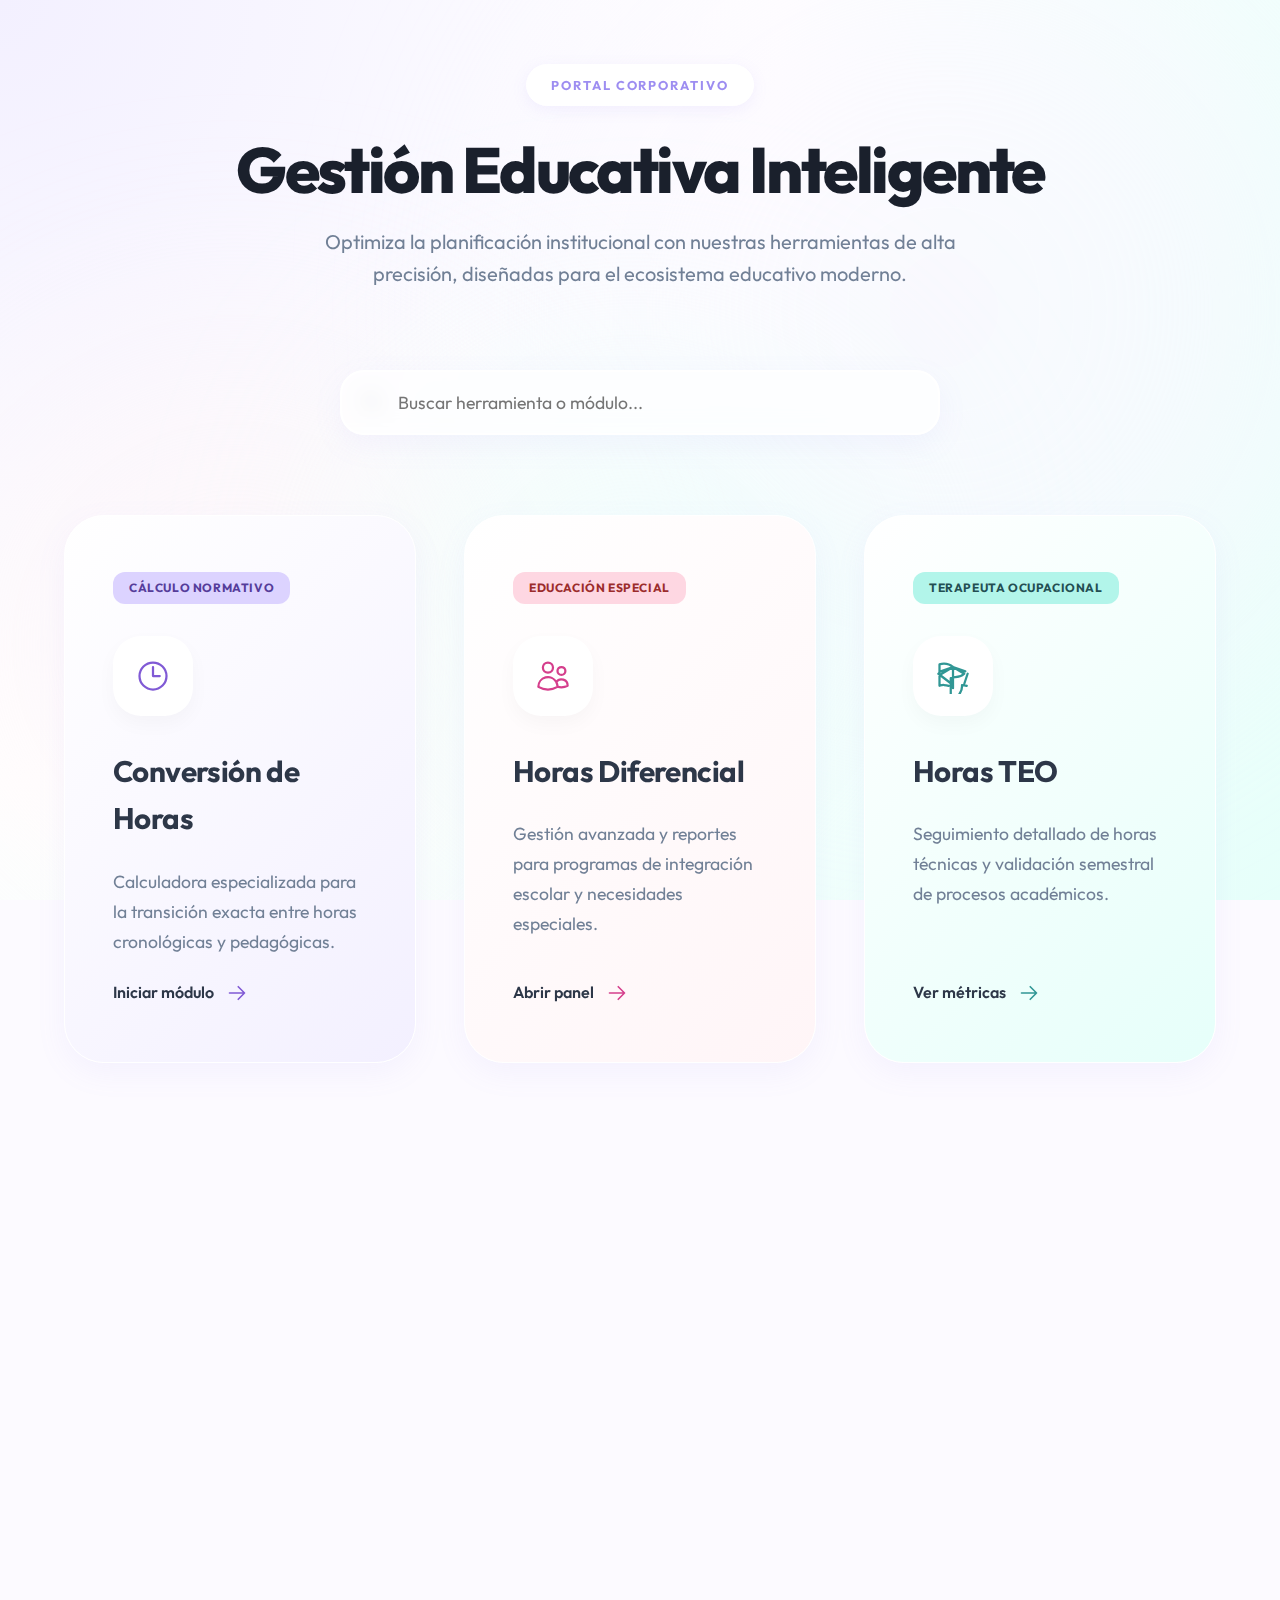
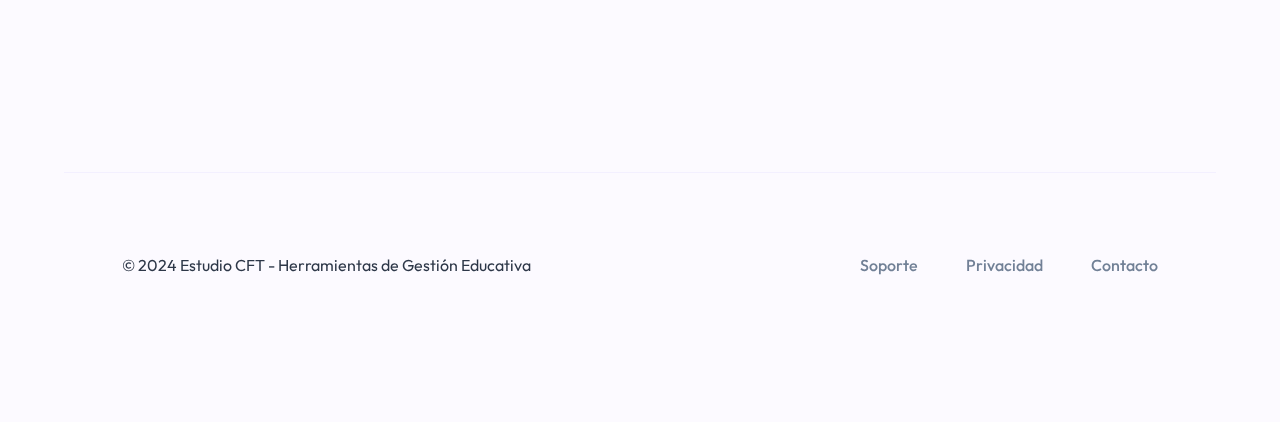
<file: index.html>
<!DOCTYPE html>
<html lang="es">
<head>
    <meta charset="UTF-8">
    <meta name="viewport" content="width=device-width, initial-scale=1.0">
    <title>Dashboard de Aplicaciones | Estudio CFT</title>
    <meta name="description" content="Acceso centralizado a las herramientas de gestión de horas y pruebas.">
    <!-- Google Fonts -->
    <link rel="preconnect" href="https://fonts.googleapis.com">
    <link rel="preconnect" href="https://fonts.gstatic.com" crossorigin>
    <link href="https://fonts.googleapis.com/css2?family=Outfit:wght@300;400;600;800&display=swap" rel="stylesheet">
    <link rel="stylesheet" href="index.css">
</head>
<body>
    <div class="bg-blobs">
        <div class="blob blob-1"></div>
        <div class="blob blob-2"></div>
        <div class="blob blob-3"></div>
    </div>

    <div class="container">
        <header>
            <div class="brand-badge">Portal Corporativo</div>
            <h1>Gestión Educativa Inteligente</h1>
            <p>Optimiza la planificación institucional con nuestras herramientas de alta precisión, diseñadas para el ecosistema educativo moderno.</p>
        </header>

        <!-- Buscador para Extensibilidad -->
        <div class="search-container">
            <svg class="search-icon" xmlns="http://www.w3.org/2000/svg" fill="none" viewBox="0 0 24 24" stroke="currentColor">
                <path stroke-linecap="round" stroke-linejoin="round" stroke-width="2" d="M21 21l-6-6m2-5a7 7 0 11-14 0 7 7 0 0114 0z" />
            </svg>
            <input type="text" class="search-input" placeholder="Buscar herramienta o módulo..." id="tool-search">
        </div>

        <div class="dashboard-grid">
            <!-- Conversión de Horas -->
            <a href="conversion_horas/convertidor.html" class="card" id="card-conversion">
                <div class="card-tag">Cálculo Normativo</div>
                <div class="icon-wrapper">
                    <svg xmlns="http://www.w3.org/2000/svg" fill="none" viewBox="0 0 24 24" stroke-width="1.5" stroke="currentColor">
                        <path stroke-linecap="round" stroke-linejoin="round" d="M12 6v6h4.5m4.5 0a9 9 0 11-18 0 9 9 0 0118 0z" />
                    </svg>
                </div>
                <h2>Conversión de Horas</h2>
                <p>Calculadora especializada para la transición exacta entre horas cronológicas y pedagógicas.</p>
                <div class="btn-arrow">
                    <span>Iniciar módulo</span>
                    <svg xmlns="http://www.w3.org/2000/svg" fill="none" viewBox="0 0 24 24" stroke-width="2" stroke="currentColor" width="20" height="20">
                        <path stroke-linecap="round" stroke-linejoin="round" d="M13.5 4.5L21 12m0 0l-7.5 7.5M21 12H3" />
                    </svg>
                </div>
            </a>

            <!-- Horas Diferencial -->
            <a href="horas_diferencial/calculo.html" class="card" id="card-diferencial">
                <div class="card-tag">Educación Especial</div>
                <div class="icon-wrapper">
                    <svg xmlns="http://www.w3.org/2000/svg" fill="none" viewBox="0 0 24 24" stroke-width="1.5" stroke="currentColor">
                        <path stroke-linecap="round" stroke-linejoin="round" d="M15 19.128a9.38 9.38 0 002.625.372 9.337 9.337 0 004.121-.952 4.125 4.125 0 00-7.533-2.493M15 19.128v-.003c0-1.113-.285-2.16-.786-3.07M15 19.128v.106A12.318 12.318 0 018.624 21c-2.331 0-4.512-.645-6.374-1.766l-.001-.109a6.375 6.375 0 0111.964-3.07M12 6.375a3.375 3.375 0 11-6.75 0 3.375 3.375 0 016.75 0zm8.25 2.25a2.625 2.625 0 11-5.25 0 2.625 2.625 0 015.25 0z" />
                    </svg>
                </div>
                <h2>Horas Diferencial</h2>
                <p>Gestión avanzada y reportes para programas de integración escolar y necesidades especiales.</p>
                <div class="btn-arrow">
                    <span>Abrir panel</span>
                    <svg xmlns="http://www.w3.org/2000/svg" fill="none" viewBox="0 0 24 24" stroke-width="2" stroke="currentColor" width="20" height="20">
                        <path stroke-linecap="round" stroke-linejoin="round" d="M13.5 4.5L21 12m0 0l-7.5 7.5M21 12H3" />
                    </svg>
                </div>
            </a>

            <!-- Prueba TEO -->
            <a href="Prueba_TEO/teo.html" class="card" id="card-teo">
                <div class="card-tag">Terapeuta Ocupacional</div>
                <div class="icon-wrapper">
                    <svg xmlns="http://www.w3.org/2000/svg" fill="none" viewBox="0 0 24 24" stroke-width="1.5" stroke="currentColor">
                        <path stroke-linecap="round" stroke-linejoin="round" d="M12 6.042A8.967 8.967 0 006 3.75c-1.052 0-2.062.18-3 .512v14.25A8.987 8.987 0 016 18c1.097 0 2.16.196 3.141.558m1.565-1.565L2.25 10.5m1.565-1.565L12 6m0 0l7.5 4.5M12 6v14.125M12 6l-7.5 4.5m15 0a8.967 8.967 0 01-6 2.292c-1.052 0-2.062.18-3 .512v14.25A8.987 8.987 0 0018 18c1.097 0 2.16.196 3.141.558m-1.565-1.565L21.75 10.5m-1.565-1.565L12 6" />
                    </svg>
                </div>
                <h2>Horas TEO</h2>
                <p>Seguimiento detallado de horas técnicas y validación semestral de procesos académicos.</p>
                <div class="btn-arrow">
                    <span>Ver métricas</span>
                    <svg xmlns="http://www.w3.org/2000/svg" fill="none" viewBox="0 0 24 24" stroke-width="2" stroke="currentColor" width="20" height="20">
                        <path stroke-linecap="round" stroke-linejoin="round" d="M13.5 4.5L21 12m0 0l-7.5 7.5M21 12H3" />
                    </svg>
                </div>
            </a>

            <!-- Tabla de Colores -->
            <a href="tabla_colores/tabla.html" class="card" id="card-colores">
                <div class="card-tag">Jornadas laborales</div>
                <div class="icon-wrapper">
                    <svg xmlns="http://www.w3.org/2000/svg" fill="none" viewBox="0 0 24 24" stroke-width="1.5" stroke="currentColor">
                        <path stroke-linecap="round" stroke-linejoin="round" d="M9.53 16.122a3 3 0 00-3.012 3.011m11.96-3.011a3 3 0 013.012 3.011M9.53 16.122a3 3 0 01-3.012-3.012M9.53 16.122h4.94m4.49 0a3 3 0 00-3.012-3.012m0 3.012h-4.49m0 0v4.49m0-4.49V11.63m0 0l4.49-4.49m-4.49 4.49l-4.49-4.49m.405 12.926a3 3 0 003.012-3.011m0 0V11.63" />
                    </svg>
                </div>
                <h2>Jornada Laboral</h2>
                <p>Análisis comparativo de jornadas para la optimización de recursos humanos en educación.</p>
                <div class="btn-arrow">
                    <span>Consultar tablas</span>
                    <svg xmlns="http://www.w3.org/2000/svg" fill="none" viewBox="0 0 24 24" stroke-width="2" stroke="currentColor" width="20" height="20">
                        <path stroke-linecap="round" stroke-linejoin="round" d="M13.5 4.5L21 12m0 0l-7.5 7.5M21 12H3" />
                    </svg>
                </div>
            </a>
        </div>

        


        <footer>
            <div class="footer-content">
                <p>© 2024 Estudio CFT - Herramientas de Gestión Educativa</p>
                <div class="footer-links">
                    <a href="#">Soporte</a>
                    <a href="#">Privacidad</a>
                    <a href="#">Contacto</a>
                </div>
            </div>
        </footer>
    </div>


    <script src="index.js"></script>
    </body>
</html>
</file>
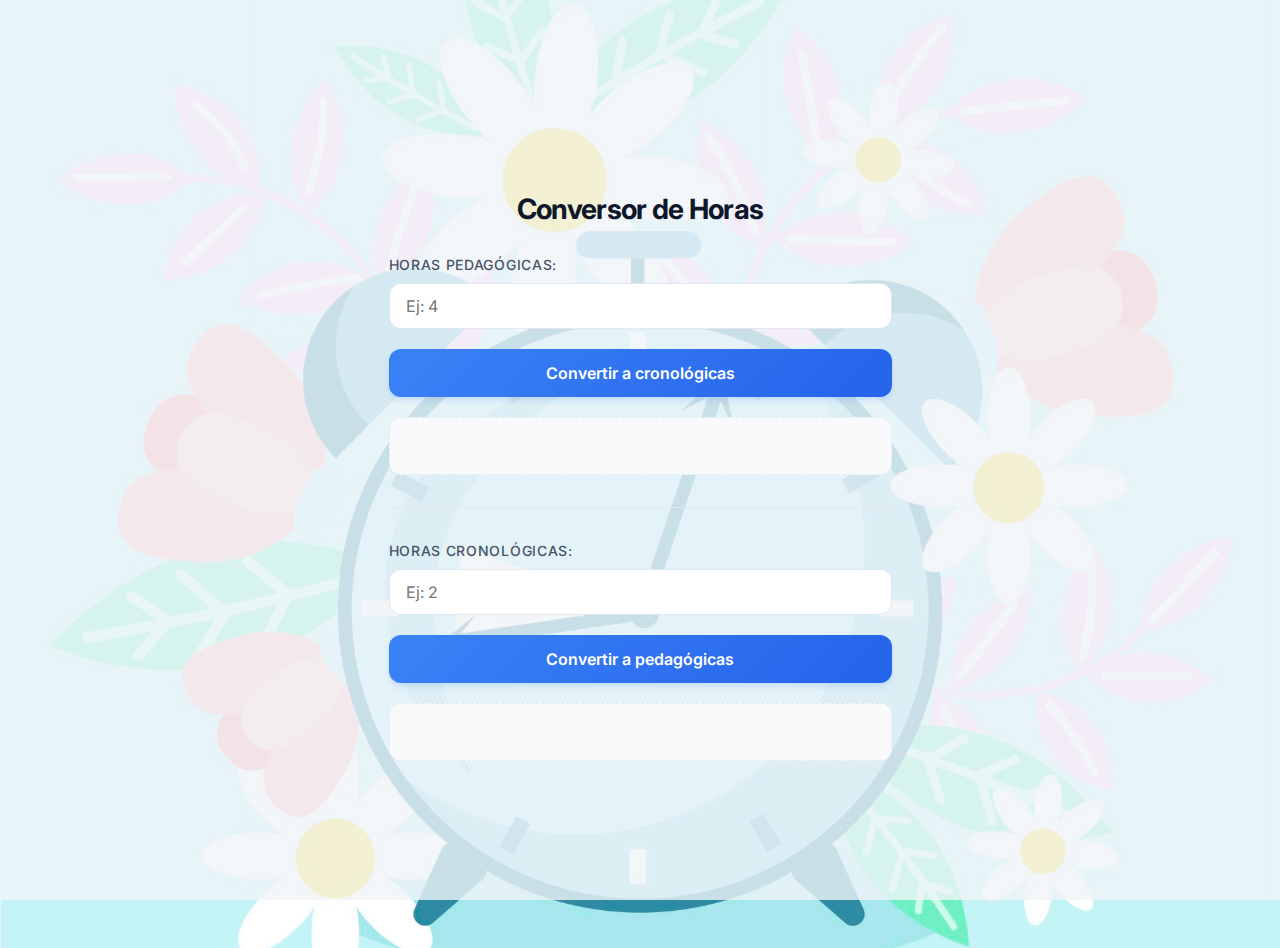
<file: conversion_horas/index.html>
<!DOCTYPE html>
<html lang="es">

<head>
    <meta charset="UTF-8">
    <meta name="viewport" content="width=device-width, initial-scale=1.0">
    <title>Conversor de Horas Profesional</title>
    <meta name="description" content="Calculadora profesional de conversión entre horas cronológicas y pedagógicas.">
    <link rel="preconnect" href="https://fonts.googleapis.com">
    <link rel="preconnect" href="https://fonts.gstatic.com" crossorigin>
    <link href="https://fonts.googleapis.com/css2?family=Inter:wght@400;500;600;700&display=swap" rel="stylesheet">
    <link rel="stylesheet" href="./convertidor.css">
</head>

<body>

    <div class="contenedor">
        <h2>Conversor de Horas</h2>

        <!--  Cronológicas a pedagógicas -->
        <label>Horas pedagógicas:</label>
        <input type="number" id="horasPeda" step="0.1" placeholder="Ej: 4">
        <button onclick="pedagogicasACronologicas()">Convertir a cronológicas</button>
        <div class="resultado" id="resultado2"></div>

        <hr>

        <!-- Pedagógicas a cronológicas -->
        <label>Horas cronológicas:</label>
        <input type="number" id="horasCrono" step="0.1" placeholder="Ej: 2">
        <button onclick="cronologicasAPedagogicas()">Convertir a pedagógicas</button>
        <div class="resultado" id="resultado1"></div>


    </div>

    <script src="./convertidor.js"></script>

</body>

</html>
</file>
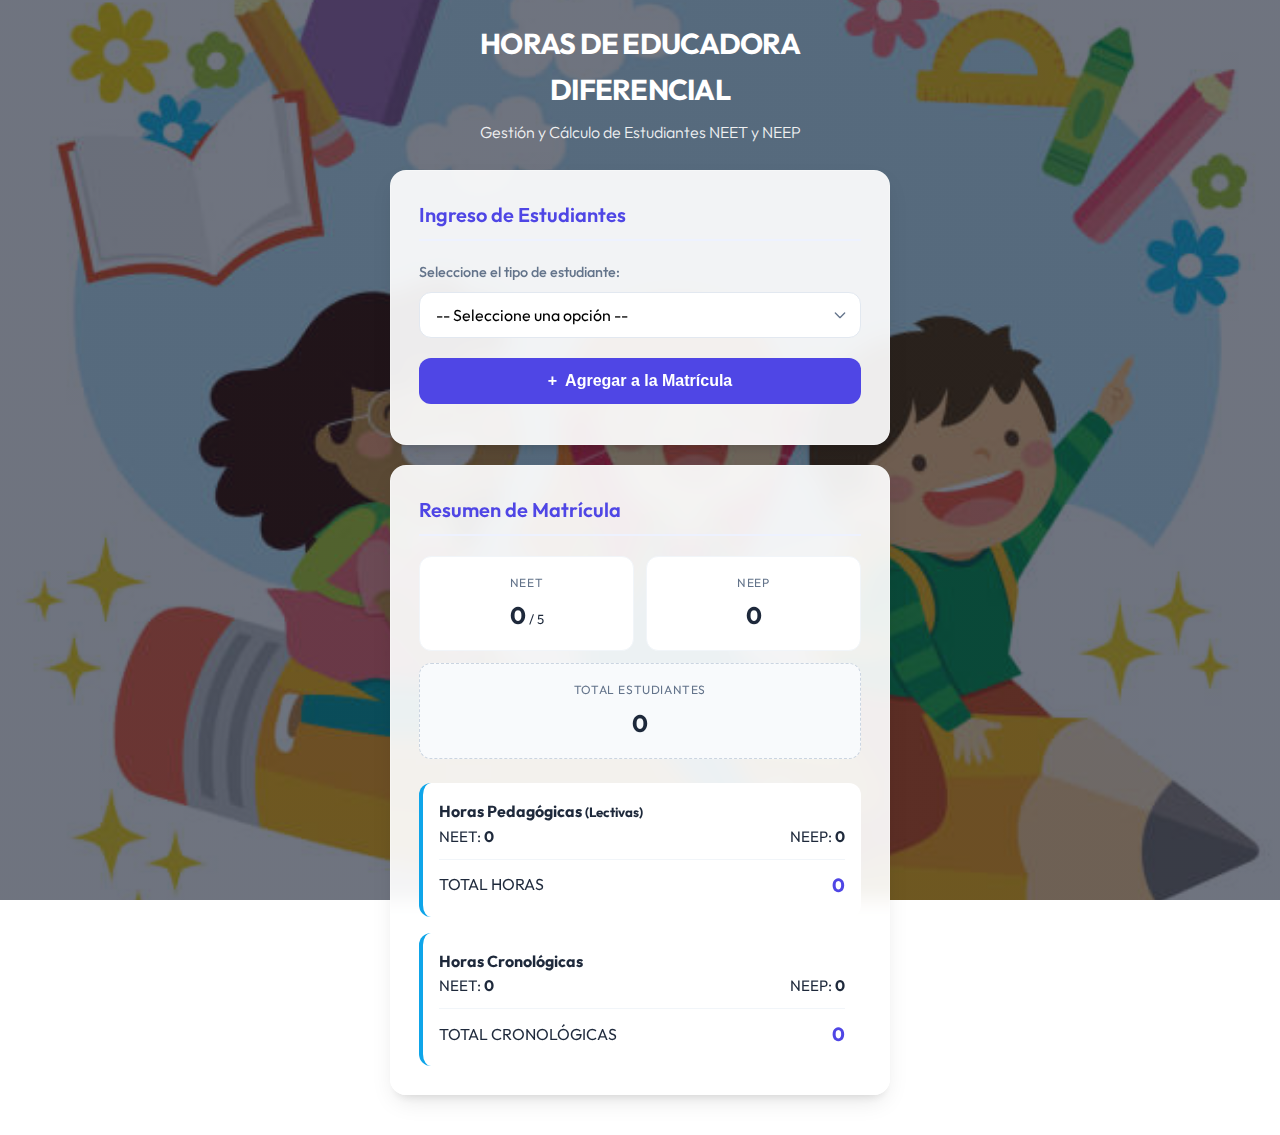
<file: horas_diferencial/index.html>
<!DOCTYPE html>
<html lang="es">
<head>
    <meta charset="UTF-8">
    <meta name="viewport" content="width=device-width, initial-scale=1.0">
    <title>Calculadora de Horas Diferencial | Gestión NEET/NEEP</title>
    <!-- Tipografías Premium -->
    <link rel="preconnect" href="https://fonts.googleapis.com">
    <link rel="preconnect" href="https://fonts.gstatic.com" crossorigin>
    <link href="https://fonts.googleapis.com/css2?family=Outfit:wght@300;400;600;700&display=swap" rel="stylesheet">
    <link rel="stylesheet" href="./estilos.css">
</head>

<body>
    <main class="app-container">
        <header>
            <h1>HORAS DE EDUCADORA DIFERENCIAL</h1>
            <p class="subtitle">Gestión y Cálculo de Estudiantes NEET y NEEP</p>
        </header>

        <!-- Panel de Control -->
        <section class="card control-panel">
            <h2>Ingreso de Estudiantes</h2>

            <div class="input-group">
                <label for="tipoEstudiante">Seleccione el tipo de estudiante:</label>
                <select id="tipoEstudiante">
                    <option value="">-- Seleccione una opción --</option>
                    <option value="NEET">NEET (Necesidad Transitoria)</option>
                    <option value="NEEP">NEEP (Necesidad Permanente)</option>
                </select>
            </div>

            <button class="btn-primary" onclick="agregarEstudiante()">
                <span class="icon">+</span> Agregar a la Matrícula
            </button>

            <div class="error" id="mensajeError"></div>
        </section>

        <!-- Resumen de Totales -->
        <section class="card resumen">
            <h3>Resumen de Matrícula</h3>
            <div class="stats-grid">
                <div class="stat-item">
                    <span class="label">NEET</span>
                    <strong id="neet">0</strong> <small>/ 5</small>
                </div>
                <div class="stat-item">
                    <span class="label">NEEP</span>
                    <strong id="neep">0</strong>
                </div>
                <div class="stat-item total">
                    <span class="label">TOTAL ESTUDIANTES</span>
                    <strong id="total">0</strong>
                </div>
            </div>

            <div class="results-grid">
                <!-- Horas Pedagógicas -->
                <div class="bloque formula-blue">
                    <h4>Horas Pedagógicas <small>(Lectivas)</small></h4>
                    <div class="detail">
                        <span>NEET: <strong id="pedaNeet">0</strong></span>
                        <span>NEEP: <strong id="pedaNeep">0</strong></span>
                    </div>
                    <div class="total-row">
                        <span>TOTAL HORAS</span>
                        <strong id="pedaTotal">0</strong>
                    </div>
                </div>

                <!-- Horas Cronológicas -->
                <div class="bloque formula-purple">
                    <h4>Horas Cronológicas</h4>
                    <div class="detail">
                        <span>NEET: <strong id="cronoNeet">0</strong></span>
                        <span>NEEP: <strong id="cronoNeep">0</strong></span>
                    </div>
                    <div class="total-row">
                        <span>TOTAL CRONOLÓGICAS</span>
                        <strong id="cronoTotal">0</strong>
                    </div>
                </div>
            </div>

        </section>
    </main>

    <script src="js/funciones.js"></script>
</body>
</html>
</file>
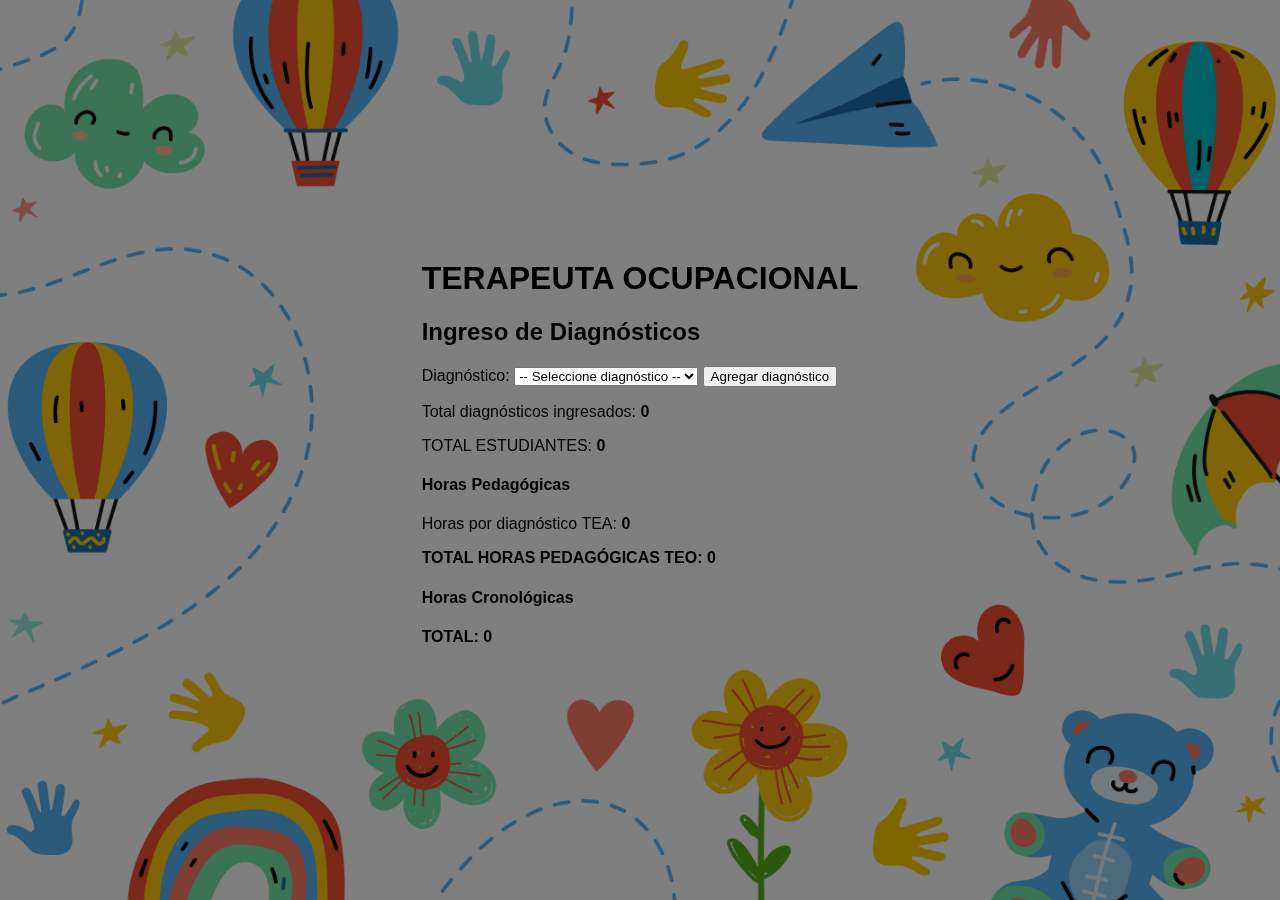
<file: Prueba_TEO/index.html>
<!DOCTYPE html>
<html lang="es">
<head>
    <meta charset="UTF-8">
    <title>Ingreso de Diagnósticos</title>
    <link rel="stylesheet" href="teo.css">
</head>
<body>
<div class="main-container">
    <h1>TERAPEUTA OCUPACIONAL</h1>
    <h2>Ingreso de Diagnósticos</h2>

    <label>Diagnóstico:</label>
    <select id="diagnosticoInd">
        <option value="">-- Seleccione diagnóstico --</option>
        <option value="DEA">DEA</option>
        <option value="TDA">TDA</option>
        <option value="TDAH">TDAH</option>
        <option value="TEL">TEL</option>
        <option value="TEA">TEA</option>
        <option value="DIL">DIL</option>
        <option value="DISCAPACIDAD MOTORA">DISCAPACIDAD MOTORA</option>
        <option value="DISFASIA">DISFASIA</option>
        <option value="OTRO">Otro</option>
    </select>

    <button onclick="agregarDiagnostico()">Agregar diagnóstico</button>

    <div class="error" id="mensajeError"></div>

    <div class="resumen">
        <p>Total diagnósticos ingresados: <strong id="totalDiag">0</strong></p>
    </div>

    <div class="resumen">
        <p>TOTAL ESTUDIANTES: <strong id="totalEstudiantes">0</strong></p>

        <div class="bloque">
            <h4>Horas Pedagógicas</h4>
            <p>Horas por diagnóstico TEA: <strong id="pedaTEA">0</strong></p>
            <p><strong>TOTAL HORAS PEDAGÓGICAS TEO: <span id="pedaTotal">0</span></strong></p>
        </div>

        <div class="bloque">
            <h4>Horas Cronológicas</h4>
            <p><strong>TOTAL: <span id="cronoTotal">0</span></strong></p>
        </div>
    </div>
</div>

<script src="teo.js"></script>

</body>
</html>
</file>
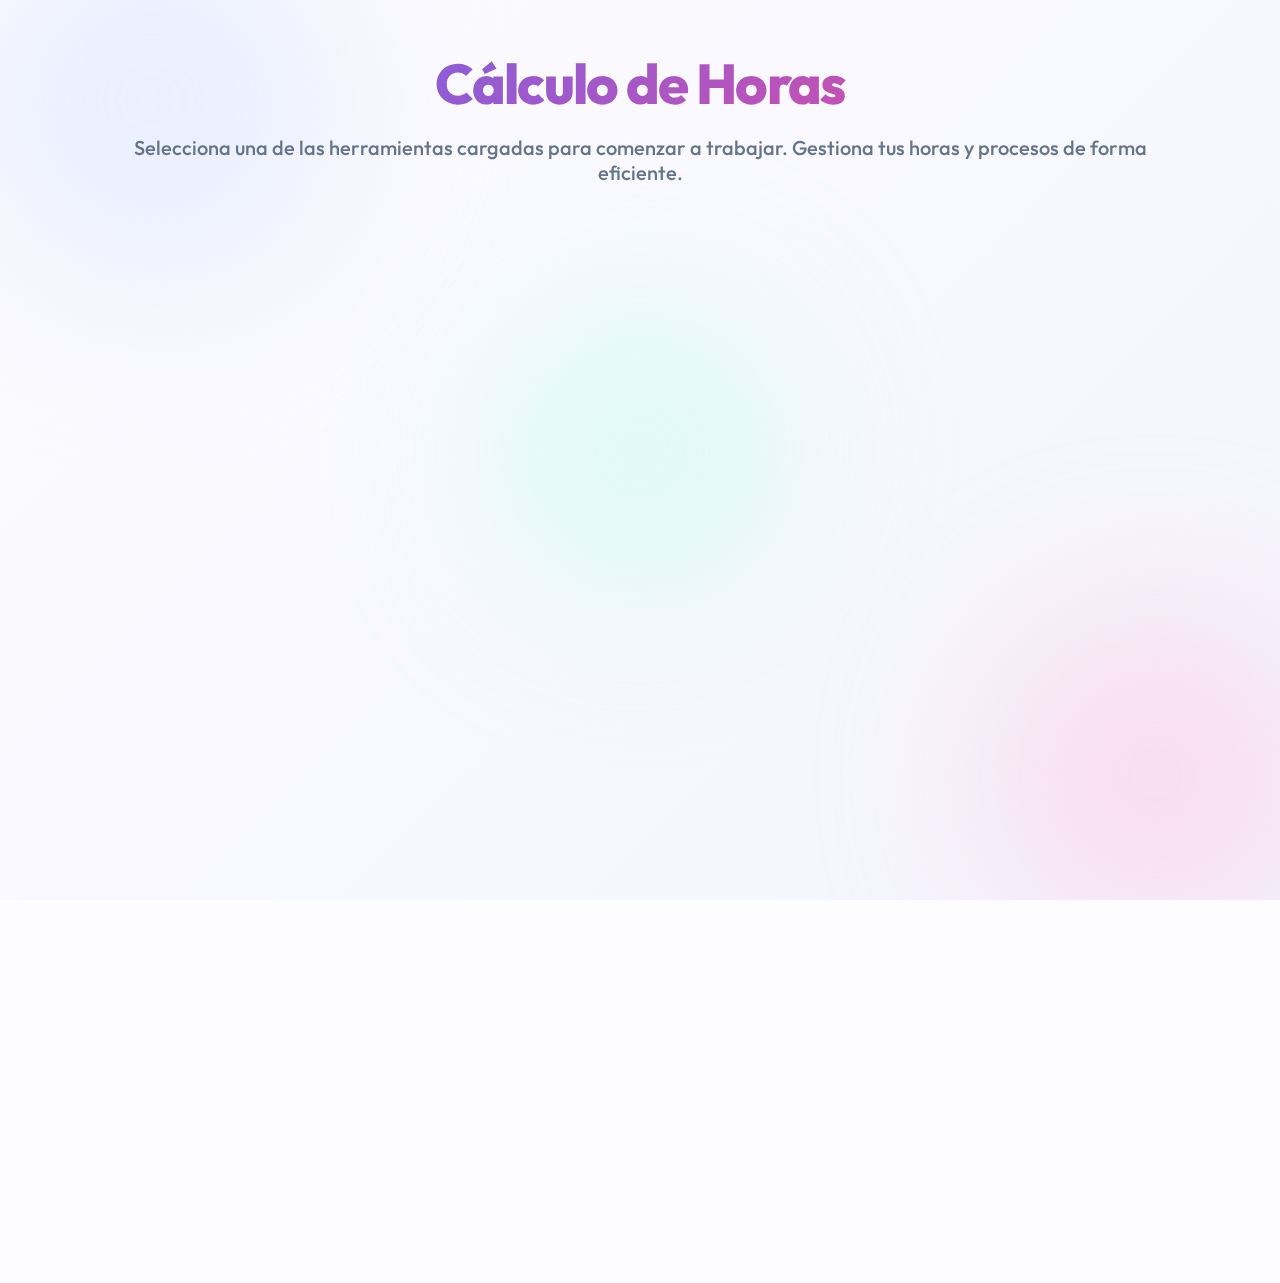
<file: principal.html>
<!DOCTYPE html>
<html lang="es">
<head>
    <meta charset="UTF-8">
    <meta name="viewport" content="width=device-width, initial-scale=1.0">
    <title>Dashboard de Aplicaciones | Estudio CFT</title>
    <meta name="description" content="Acceso centralizado a las herramientas de gestión de horas y pruebas.">
    <!-- Google Fonts -->
    <link rel="preconnect" href="https://fonts.googleapis.com">
    <link rel="preconnect" href="https://fonts.gstatic.com" crossorigin>
    <link href="https://fonts.googleapis.com/css2?family=Outfit:wght@300;400;600;800&display=swap" rel="stylesheet">
    <link rel="stylesheet" href="principal.css">
</head>
<body>
    <div class="bg-blobs">
        <div class="blob blob-1"></div>
        <div class="blob blob-2"></div>
        <div class="blob blob-3"></div>
    </div>

    <div class="container">
        <header>
            <h1>Cálculo de Horas</h1>
            <p>Selecciona una de las herramientas cargadas para comenzar a trabajar. Gestiona tus horas y procesos de forma eficiente.</p>
        </header>

        <div class="dashboard-grid">



            <!-- Conversión de Horas -->
            <a href="conversion_horas/index.html" class="card" id="card-conversion">
                <div class="icon-wrapper">
                    <svg xmlns="http://www.w3.org/2000/svg" fill="none" viewBox="0 0 24 24" stroke-width="1.5" stroke="currentColor">
                        <path stroke-linecap="round" stroke-linejoin="round" d="M12 6v6h4.5m4.5 0a9 9 0 11-18 0 9 9 0 0118 0z" />
                    </svg>
                </div>
                <h2>Conversión de Horas</h2>
                <p>Calculadora especializada para la conversión de horas cronológicas a pedagógicas.</p>
                <div class="btn-arrow">
                    <svg xmlns="http://www.w3.org/2000/svg" fill="none" viewBox="0 0 24 24" stroke-width="2" stroke="currentColor" width="20" height="20">
                        <path stroke-linecap="round" stroke-linejoin="round" d="M13.5 4.5L21 12m0 0l-7.5 7.5M21 12H3" />
                    </svg>
                </div>
            </a>

            <!-- Horas Diferencial -->
            <a href="horas_diferencial/index.html" class="card" id="card-diferencial">
                <div class="icon-wrapper">
                    <svg xmlns="http://www.w3.org/2000/svg" fill="none" viewBox="0 0 24 24" stroke-width="1.5" stroke="currentColor">
                        <path stroke-linecap="round" stroke-linejoin="round" d="M15 19.128a9.38 9.38 0 002.625.372 9.337 9.337 0 004.121-.952 4.125 4.125 0 00-7.533-2.493M15 19.128v-.003c0-1.113-.285-2.16-.786-3.07M15 19.128v.106A12.318 12.318 0 018.624 21c-2.331 0-4.512-.645-6.374-1.766l-.001-.109a6.375 6.375 0 0111.964-3.07M12 6.375a3.375 3.375 0 11-6.75 0 3.375 3.375 0 016.75 0zm8.25 2.25a2.625 2.625 0 11-5.25 0 2.625 2.625 0 015.25 0z" />
                    </svg>
                </div>
                <h2>Horas Diferencial</h2>
                <p>Módulo de gestión para el cálculo de horas destinadas a educación diferencial y PIE.</p>
                <div class="btn-arrow">
                    <svg xmlns="http://www.w3.org/2000/svg" fill="none" viewBox="0 0 24 24" stroke-width="2" stroke="currentColor" width="20" height="20">
                        <path stroke-linecap="round" stroke-linejoin="round" d="M13.5 4.5L21 12m0 0l-7.5 7.5M21 12H3" />
                    </svg>
                </div>
            </a>

            <!-- Prueba TEO -->
            <a href="Prueba_TEO/index.html" class="card" id="card-teo">
                <div class="icon-wrapper">
                    <svg xmlns="http://www.w3.org/2000/svg" fill="none" viewBox="0 0 24 24" stroke-width="1.5" stroke="currentColor">
                        <path stroke-linecap="round" stroke-linejoin="round" d="M12 6.042A8.967 8.967 0 006 3.75c-1.052 0-2.062.18-3 .512v14.25A8.987 8.987 0 016 18c1.097 0 2.16.196 3.141.558m1.565-1.565L2.25 10.5m1.565-1.565L12 6m0 0l7.5 4.5M12 6v14.125M12 6l-7.5 4.5m15 0a8.967 8.967 0 01-6 2.292c-1.052 0-2.062.18-3 .512v14.25A8.987 8.987 0 0018 18c1.097 0 2.16.196 3.141.558m-1.565-1.565L21.75 10.5m-1.565-1.565L12 6" />
                    </svg>
                </div>
                <h2>Horas TEO</h2>
                <p>Plataforma para la gestión y seguimiento de pruebas técnicas de evaluación laboral.</p>
                <div class="btn-arrow">
                    <svg xmlns="http://www.w3.org/2000/svg" fill="none" viewBox="0 0 24 24" stroke-width="2" stroke="currentColor" width="20" height="20">
                        <path stroke-linecap="round" stroke-linejoin="round" d="M13.5 4.5L21 12m0 0l-7.5 7.5M21 12H3" />
                    </svg>
                </div>
            </a>

            <!-- Tabla de Colores -->
            <a href="tabla_colores/tabla.html" class="card" id="card-colores">
                <div class="icon-wrapper">
                    <svg xmlns="http://www.w3.org/2000/svg" fill="none" viewBox="0 0 24 24" stroke-width="1.5" stroke="currentColor">
                        <path stroke-linecap="round" stroke-linejoin="round" d="M9.53 16.122a3 3 0 00-3.012 3.011m11.96-3.011a3 3 0 013.012 3.011M9.53 16.122a3 3 0 01-3.012-3.012M9.53 16.122h4.94m4.49 0a3 3 0 00-3.012-3.012m0 3.012h-4.49m0 0v4.49m0-4.49V11.63m0 0l4.49-4.49m-4.49 4.49l-4.49-4.49m.405 12.926a3 3 0 003.012-3.011m0 0V11.63" />
                    </svg>
                </div>
                <h2>Jornada laboral de los profesionales de Educación</h2>
                <p>Comparación de horarios para determinar la jornada laboral de los profesionales de educación.  </p>
                <div class="btn-arrow">
                    <svg xmlns="http://www.w3.org/2000/svg" fill="none" viewBox="0 0 24 24" stroke-width="2" stroke="currentColor" width="20" height="20">
                        <path stroke-linecap="round" stroke-linejoin="round" d="M13.5 4.5L21 12m0 0l-7.5 7.5M21 12H3" />
                    </svg>
                </div>
            </a>

            <!-- Horas Específicas -->
            <a href="horas_especificas/especificas.html" class="card" id="card-especificas">
                <div class="icon-wrapper">
                    <svg xmlns="http://www.w3.org/2000/svg" fill="none" viewBox="0 0 24 24" stroke-width="1.5" stroke="currentColor">
                        <path stroke-linecap="round" stroke-linejoin="round" d="M12 6.042A8.967 8.967 0 006 3.75c-1.052 0-2.062.18-3 .512v14.25A8.987 8.987 0 016 18c1.097 0 2.16.196 3.141.558m1.565-1.565L2.25 10.5m1.565-1.565L12 6m0 0l7.5 4.5M12 6v14.125M12 6l-7.5 4.5m15 0a8.967 8.967 0 01-6 2.292c-1.052 0-2.062.18-3 .512v14.25A8.987 8.987 0 0018 18c1.097 0 2.16.196 3.141.558m-1.565-1.565L21.75 10.5m-1.565-1.565L12 6" />
                    </svg>
                </div>
                <h2>Horas Específicas</h2>
                <p>Módulo para el registro detallado de estudiantes por nivel (1° a 4° Medio) y cálculo de NEEP.</p>
                <div class="btn-arrow">
                    <svg xmlns="http://www.w3.org/2000/svg" fill="none" viewBox="0 0 24 24" stroke-width="2" stroke="currentColor" width="20" height="20">
                        <path stroke-linecap="round" stroke-linejoin="round" d="M13.5 4.5L21 12m0 0l-7.5 7.5M21 12H3" />
                    </svg>
                </div>
            </a>
        </div>

        <!-- Cierre de Tabla colores-->
    </div>

    <script src="principal.js"></script>
    </body>
</html>
</file>
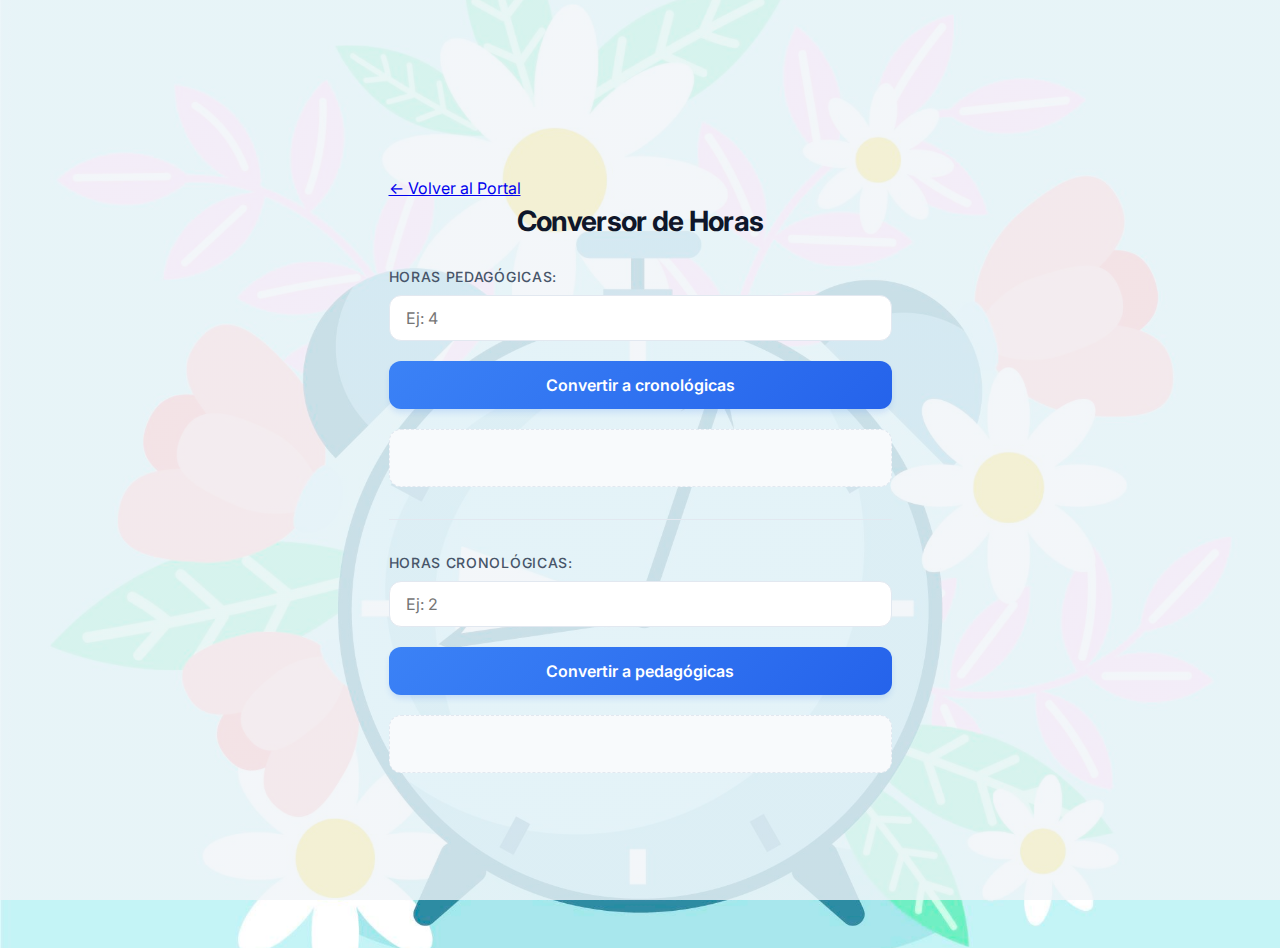
<file: conversion_horas/convertidor.html>
<!DOCTYPE html>
<html lang="es">

<head>
    <meta charset="UTF-8">
    <meta name="viewport" content="width=device-width, initial-scale=1.0">
    <title>Conversor de Horas Profesional</title>
    <meta name="description" content="Calculadora profesional de conversión entre horas cronológicas y pedagógicas.">
    <link rel="preconnect" href="https://fonts.googleapis.com">
    <link rel="preconnect" href="https://fonts.gstatic.com" crossorigin>
    <link href="https://fonts.googleapis.com/css2?family=Inter:wght@400;500;600;700&display=swap" rel="stylesheet">
    <link rel="stylesheet" href="./convertidor.css">
</head>

<body>

    <div class="contenedor">
        <a href="../index.html" class="back-link">← Volver al Portal</a>
        <h2>Conversor de Horas</h2>

        <!--  Cronológicas a pedagógicas -->
        <label>Horas pedagógicas:</label>
        <input type="number" id="horasPeda" step="0.1" placeholder="Ej: 4">
        <button onclick="pedagogicasACronologicas()">Convertir a cronológicas</button>
        <div class="resultado" id="resultado2"></div>

        <hr>

        <!-- Pedagógicas a cronológicas -->
        <label>Horas cronológicas:</label>
        <input type="number" id="horasCrono" step="0.1" placeholder="Ej: 2">
        <button onclick="cronologicasAPedagogicas()">Convertir a pedagógicas</button>
        <div class="resultado" id="resultado1"></div>


    </div>

    <script src="./convertidor.js"></script>

</body>

</html>
</file>
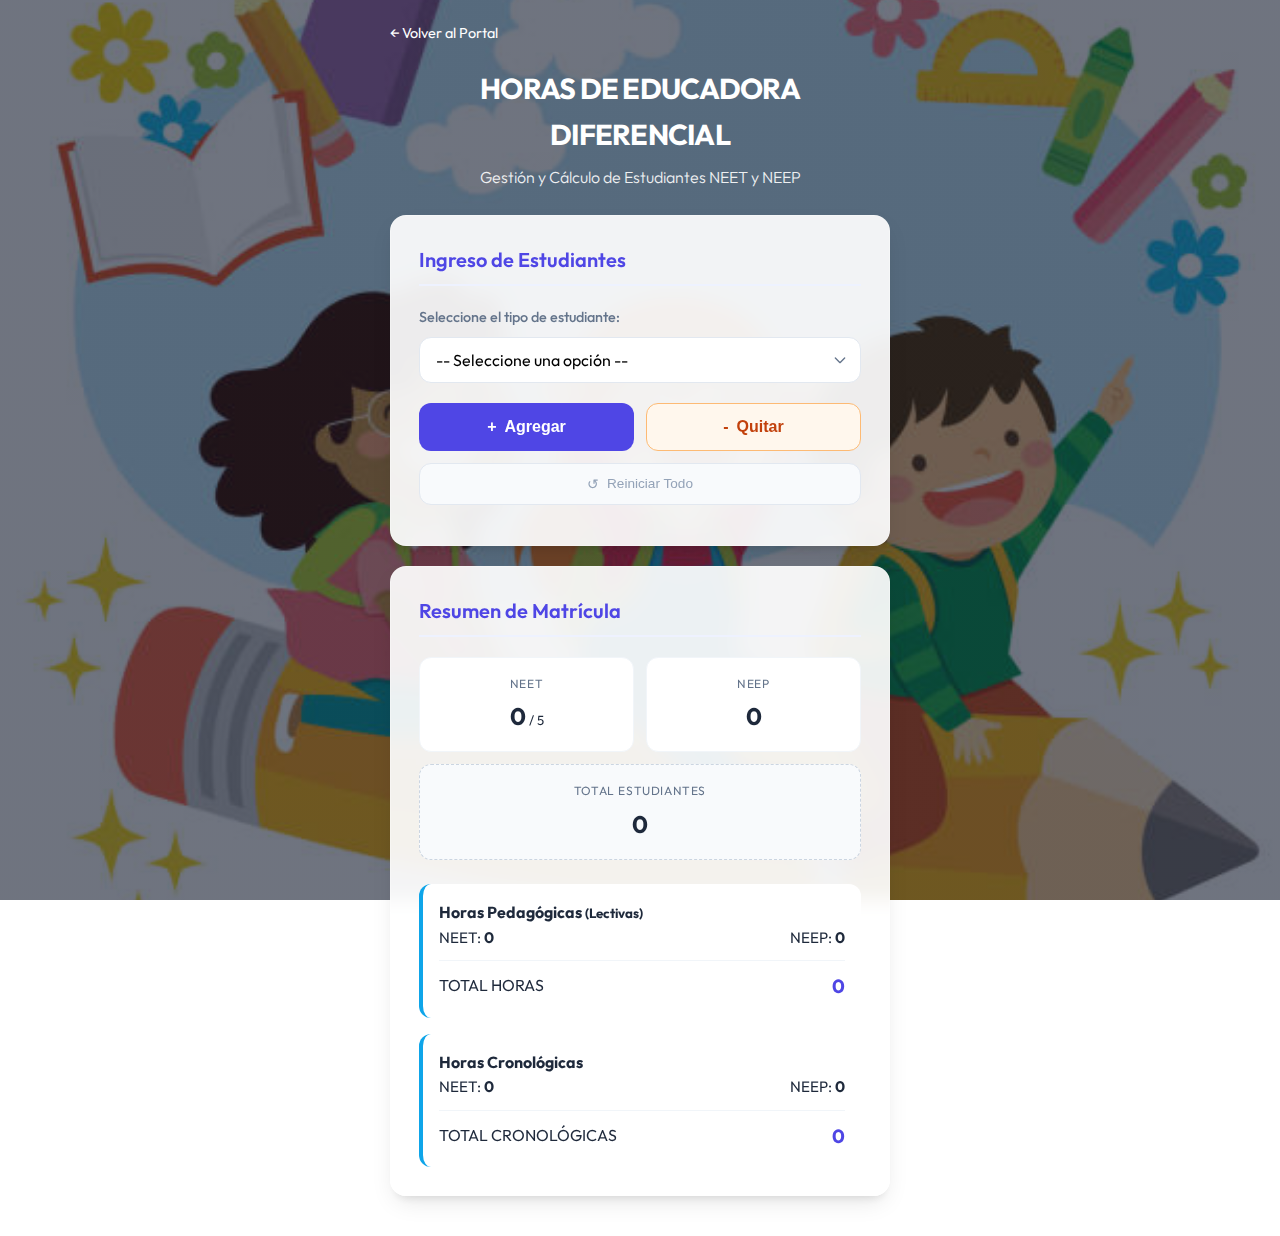
<file: horas_diferencial/calculo.html>
<!DOCTYPE html>
<html lang="es">
<head>
    <meta charset="UTF-8">
    <meta name="viewport" content="width=device-width, initial-scale=1.0">
    <title>Calculadora de Horas Diferencial | Gestión NEET/NEEP</title>
    <!-- Tipografías Premium -->
    <link rel="preconnect" href="https://fonts.googleapis.com">
    <link rel="preconnect" href="https://fonts.gstatic.com" crossorigin>
    <link href="https://fonts.googleapis.com/css2?family=Outfit:wght@300;400;600;700&display=swap" rel="stylesheet">
    <link rel="stylesheet" href="./calculo.css">
</head>

<body>
    <main class="app-container">
        <header>
            <a href="../index.html" class="back-link">← Volver al Portal</a>
            <h1>HORAS DE EDUCADORA DIFERENCIAL</h1>
            <p class="subtitle">Gestión y Cálculo de Estudiantes NEET y NEEP</p>
        </header>

        <!-- Panel de Control -->
        <section class="card control-panel">
            <h2>Ingreso de Estudiantes</h2>

            <div class="input-group">
                <label for="tipoEstudiante">Seleccione el tipo de estudiante:</label>
                <select id="tipoEstudiante">
                    <option value="">-- Seleccione una opción --</option>
                    <option value="NEET">NEET (Necesidad Transitoria)</option>
                    <option value="NEEP">NEEP (Necesidad Permanente)</option>
                </select>
            </div>

            <div class="botones-container">
                <div class="botones-principales">
                    <button class="btn-primary" onclick="agregarEstudiante()">
                        <span class="icon">+</span> Agregar
                    </button>
                    <button class="btn-warning" onclick="quitarEstudiante()">
                        <span class="icon">-</span> Quitar
                    </button>
                </div>
                <button class="btn-quitar" onclick="limpiarMatricula()">
                    <span class="icon">↺</span> Reiniciar Todo
                </button>
            </div>

            <div class="error" id="mensajeError"></div>
        </section>

        <!-- Resumen de Totales -->
        <section class="card resumen">
            <h3>Resumen de Matrícula</h3>
            <div class="stats-grid">
                <div class="stat-item">
                    <span class="label">NEET</span>
                    <strong id="neet">0</strong> <small>/ 5</small>
                </div>
                <div class="stat-item">
                    <span class="label">NEEP</span>
                    <strong id="neep">0</strong>
                </div>
                <div class="stat-item total">
                    <span class="label">TOTAL ESTUDIANTES</span>
                    <strong id="total">0</strong>
                </div>
            </div>

            <div class="results-grid">
                <!-- Horas Pedagógicas -->
                <div class="bloque formula-blue">
                    <h4>Horas Pedagógicas <small>(Lectivas)</small></h4>
                    <div class="detail">
                        <span>NEET: <strong id="pedaNeet">0</strong></span>
                        <span>NEEP: <strong id="pedaNeep">0</strong></span>
                    </div>
                    <div class="total-row">
                        <span>TOTAL HORAS</span>
                        <strong id="pedaTotal">0</strong>
                    </div>
                </div>

                <!-- Horas Cronológicas -->
                <div class="bloque formula-purple">
                    <h4>Horas Cronológicas</h4>
                    <div class="detail">
                        <span>NEET: <strong id="cronoNeet">0</strong></span>
                        <span>NEEP: <strong id="cronoNeep">0</strong></span>
                    </div>
                    <div class="total-row">
                        <span>TOTAL CRONOLÓGICAS</span>
                        <strong id="cronoTotal">0</strong>
                    </div>
                </div>
            </div>

        </section>
    </main>

    <script src="js/calculo.js"></script>
</body>
</html>
</file>
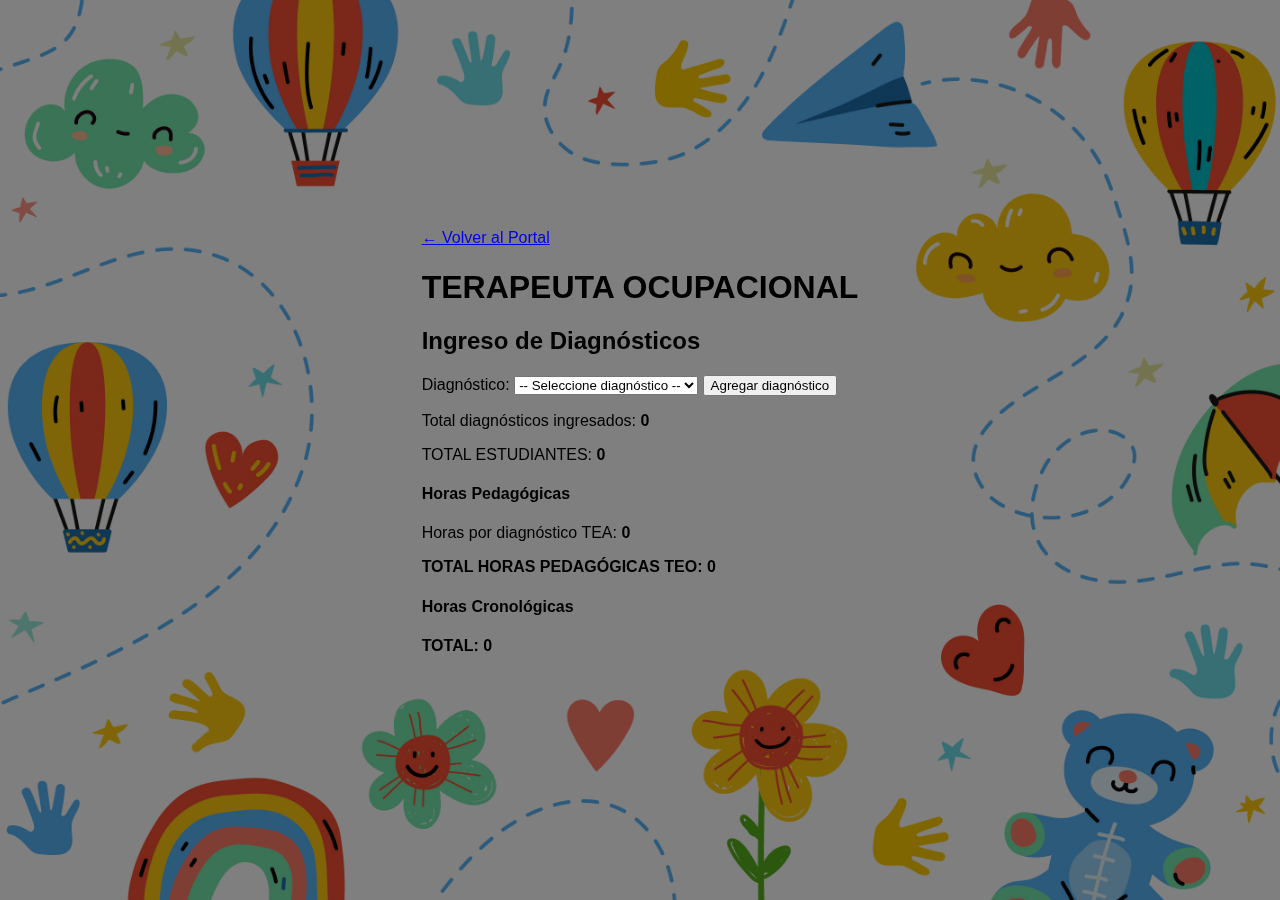
<file: Prueba_TEO/teo.html>
<!DOCTYPE html>
<html lang="es">
<head>
    <meta charset="UTF-8">
    <title>Ingreso de Diagnósticos</title>
    <link rel="stylesheet" href="teo.css">
</head>
<body>
<div class="main-container">
    <a href="../index.html" class="back-link">← Volver al Portal</a>
    <h1>TERAPEUTA OCUPACIONAL</h1>
    <h2>Ingreso de Diagnósticos</h2>

    <label>Diagnóstico:</label>
    <select id="diagnosticoInd">
        <option value="">-- Seleccione diagnóstico --</option>
        <option value="DEA">DEA</option>
        <option value="TDA">TDA</option>
        <option value="TDAH">TDAH</option>
        <option value="TEL">TEL</option>
        <option value="TEA">TEA</option>
        <option value="DIL">DIL</option>
        <option value="DISCAPACIDAD MOTORA">DISCAPACIDAD MOTORA</option>
        <option value="DISFASIA">DISFASIA</option>
        <option value="OTRO">Otro</option>
    </select>

    <button onclick="agregarDiagnostico()">Agregar diagnóstico</button>

    <div class="error" id="mensajeError"></div>

    <div class="resumen">
        <p>Total diagnósticos ingresados: <strong id="totalDiag">0</strong></p>
    </div>

    <div class="resumen">
        <p>TOTAL ESTUDIANTES: <strong id="totalEstudiantes">0</strong></p>

        <div class="bloque">
            <h4>Horas Pedagógicas</h4>
            <p>Horas por diagnóstico TEA: <strong id="pedaTEA">0</strong></p>
            <p><strong>TOTAL HORAS PEDAGÓGICAS TEO: <span id="pedaTotal">0</span></strong></p>
        </div>

        <div class="bloque">
            <h4>Horas Cronológicas</h4>
            <p><strong>TOTAL: <span id="cronoTotal">0</span></strong></p>
        </div>
    </div>
</div>

<script src="teo.js"></script>

</body>
</html>
</file>
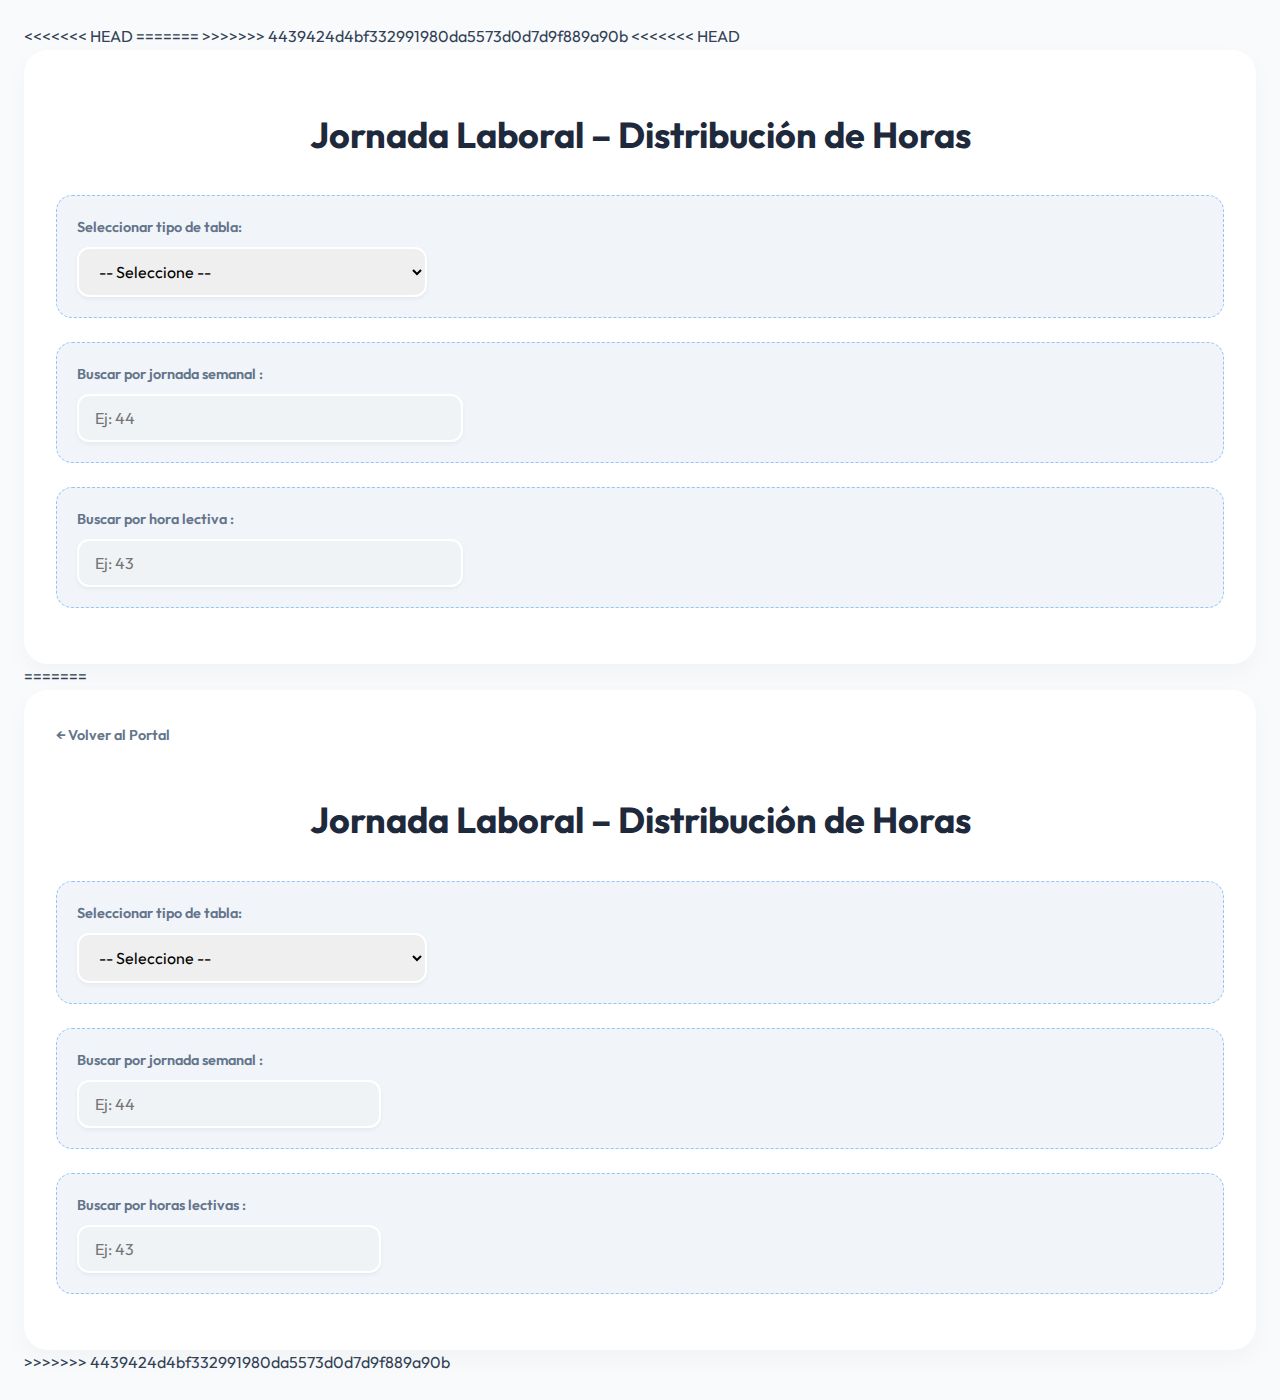
<file: tabla_colores/tabla.html>
<!DOCTYPE html>
<html lang="es">
<<<<<<< HEAD
=======

>>>>>>> 4439424d4bf332991980da5573d0d7d9f889a90b
<head>
    <meta charset="UTF-8">
    <meta name="viewport" content="width=device-width, initial-scale=1.0">
    <title>Jornada Laboral – Distribución de Horas</title>
<<<<<<< HEAD
    <link rel="stylesheet" href="estilos.css">
    <link href="https://fonts.googleapis.com/css2?family=Outfit:wght@300;400;600;700&display=swap" rel="stylesheet">
</head>
<body>

<div class="contenedor">

    <h1>Jornada Laboral – Distribución de Horas</h1>

    <!-- BUSCADORES -->
    <div class="bloque-buscador">
        <label>Seleccionar tipo de tabla:</label>
        <select id="selectorTabla">
            <option value="">-- Seleccione --</option>
            <option value="actual">Tabla Actual Proporción 75/25</option>
            <option value="2017">Tabla 2017–2018 Proporción 70/30</option>
            <option value="2019-65">Tabla 2019 Proporción 65/35</option>
            <option value="2019-60">Tabla 2019 Proporción 60/40</option>
        </select>
    </div>

    <!-- BUSCADOR POR HORAS SEMANALES -->
    <div class="bloque-buscador">
        <label>Buscar por jornada semanal :</label>
        <input type="number" id="buscadorHC" placeholder="Ej: 44" disabled>
    </div>

    <!-- BUSCADOR POR HORAS LECTIVAS-->
    <div class="bloque-buscador">
        <label>Buscar por hora lectiva :</label>
        <input type="number" id="buscadorHA" placeholder="Ej: 43" disabled>
    </div>


    <div data-tabla="actual" style="display: none;">
        <h2>Tabla Actual Proporción 75/25</h2>
        <table class="tabla">
            <thead>
                <tr>
                    <th>HC</th>
                    <th>HA</th>
                    <th>Lectivas (HC)</th>
                    <th>Recreo</th>
                    <th>No Lectivas</th>
                </tr>
            </thead>

    <tbody>
        <tr>
            <td>44</td>
            <td>43</td>
            <td>32 h 15 m</td>
            <td>3 h 0 m</td>
            <td>8 h 45 m</td>
        </tr>

        <tr>
            <td>43</td>
            <td>42</td>
            <td>31 h 30 m</td>
            <td>2 h 56 m</td>
            <td>8 h 34 m</td>
        </tr>

        <tr>
            <td>42</td>
            <td>41</td>
            <td>30 h 45 m</td>
            <td>2 h 52 m</td>
            <td>8 h 23 m</td>
        </tr>

        <tr>
            <td>41</td>
            <td>40</td>
            <td>30 h 0 m </td>
            <td> 2 h 48 m </td>
            <td> 8 h 12 m</td>
        </tr>

        <tr>
            <td>40</td>
            <td>39</td>
            <td>29 h 15 m </td>
            <td> 2 h 44 m </td>
            <td> 8 h 1 m</td>
        </tr>

        <tr>
            <td>39</td>
            <td>38</td>
            <td>28 h 30 m </td>
            <td> 2 h 40 m </td>
            <td> 7 h 50 m</td>
        </tr>

        <tr>
            <td>38</td>
            <td>37</td>
            <td>27 h 45 m </td>
            <td> 2 h 35 m </td>
            <td> 7 h 40 m</td>
        </tr>

        <tr>
            <td>37</td>
            <td>37</td>
            <td>27 h 45 m </td>
            <td> 2 h 31 m </td>
            <td> 6 h 44 m</td>
        </tr>

        <tr>
            <td>36</td>
            <td>36</td>
            <td>27 h 0 m </td>
            <td> 2 h 27 m </td>
            <td> 6 h 33 m</td>
        </tr>

        <tr>
            <td>35</td>
            <td>35</td>
            <td>26 h 15 m </td>
            <td> 2 h 23 m </td>
            <td> 6 h 22 m</td>
        </tr>

        <tr>
            <td>34</td>
            <td>34</td>
            <td>25 h 30 m </td>
            <td> 2 h 19 m </td>
            <td> 6 h 11 m</td>
        </tr>

        <tr>
            <td>33</td>
            <td>33</td>
            <td>24 h 45 m </td>
            <td> 2 h 15 m </td>
            <td> 6 h 0 m</td>
        </tr>

        <tr>
            <td>32</td>
            <td>32</td>
            <td>24 h 0 m </td>
            <td> 2 h 11 m </td>
            <td> 5 h 49 m</td>
        </tr>

        <tr>
            <td>31</td>
            <td>31</td>
            <td>23 h 15 m </td>
            <td> 2 h 7 m </td>
            <td> 5 h 38 m</td>
        </tr>

        <tr>
            <td>30</td>
            <td>30</td>
            <td>22 h 30 m </td>
            <td> 2 h 3 m </td>
            <td> 5 h 27 m</td>
        </tr>

        <tr>
            <td>29</td>
            <td>29</td>
            <td>21 h 45 m </td>
            <td> 1 h 59 m </td>
            <td> 5 h 16 m</td>
        </tr>

        <tr>
            <td>28</td>
            <td>28</td>
            <td>21 h 0 m </td>
            <td> 1 h 55 m </td>
            <td> 5 h 5 m</td>
        </tr>

        <tr>
            <td>27</td>
            <td>27</td>
            <td>20 h 15 m </td>
            <td> 1 h 50 m </td>
            <td> 4 h 55 m</td>
        </tr>

        <tr>
            <td>26</td>
            <td>26</td>
            <td>19 h 30 m </td>
            <td> 1 h 46 m </td>
            <td> 4 h 44 m</td>
        </tr>

        <tr>
            <td>25</td>
            <td>25</td>
            <td>18 h 45 m </td>
            <td> 1 h 42 m </td>
            <td> 4 h 33 m</td>
        </tr>

        <tr>
            <td>24</td>
            <td>24</td>
            <td>18 h 0 m </td>
            <td> 1 h 38 m </td>
            <td> 4 h 22 m</td>
        </tr>

        <tr>
            <td>23</td>
            <td>23</td>
            <td>17 h 15 m </td>
            <td> 1 h 34 m </td>
            <td> 4 h 11 m</td>
        </tr>

        <tr>
            <td>22</td>
            <td>22</td>
            <td>16 h 30 m </td>
            <td> 1 h 30 m </td>
            <td> 4 h 0 m</td>
        </tr>

        <tr>
            <td>21</td>
            <td>21</td>
            <td>15 h 45 m </td>
            <td> 1 h 26 m </td>
            <td> 3 h 49 m</td>
        </tr>

        <tr>
            <td>20</td>
            <td>20</td>
            <td>15 h 0 m </td>
            <td> 1 h 22 m </td>
            <td> 3 h 38 m</td>
        </tr>

        <tr>
            <td>19</td>
            <td>19</td>
            <td>14 h 15 m </td>
            <td> 1 h 18 m </td>
            <td> 3 h 27 m</td>
        </tr>

        <tr>
            <td>18</td>
            <td>18</td>
            <td>13 h 30 m </td>
            <td> 1 h 14 m </td>
            <td> 3 h 16 m</td>
        </tr>

        <tr>
            <td>17</td>
            <td>17</td>
            <td>12 h 45 m </td>
            <td> 1 h 10 m </td>
            <td> 3 h 5 m</td>
        </tr>

        <tr>
            <td>16</td>
            <td>16</td>
            <td>12 h 0 m </td>
            <td> 1 h 5 m </td>
            <td> 2 h 55 m</td>
        </tr>

        <tr>
            <td>15</td>
            <td>15</td>
            <td>11 h 15 m </td>
            <td> 1 h 1 m </td>
            <td> 2 h 44 m</td>
        </tr>

        <tr>
            <td>14</td>
            <td>14</td>
            <td>10 h 30 m </td>
            <td> 0 h 57 m </td>
            <td> 2 h 33 m</td>
        </tr>

        <tr>
            <td>13</td>
            <td>13</td>
            <td>9 h 45 m </td>
            <td> 0 h 53 m </td>
            <td> 2 h 22 m</td>
        </tr>

        <tr>
            <td>12</td>
            <td>12</td>
            <td>9 h 0 m </td>
            <td> 0 h 49 m </td>
            <td> 2 h 11 m</td>
        </tr>

        <tr>
            <td>11</td>
            <td>11</td>
            <td>8 h 15 m </td>
            <td> 0 h 45 m </td>
            <td> 2 h 0 m</td>
        </tr>

        <tr>
            <td>10</td>
            <td>10</td>
            <td>7 h 30 m </td>
            <td> 0 h 41 m </td>
            <td> 1 h 49 m</td>
        </tr>

        <tr>
            <td>9</td>
            <td>9</td>
            <td>6 h 45 m </td>
            <td> 0 h 37 m </td>
            <td> 1 h 38 m</td>
        </tr>

        <tr>
            <td>8</td>
            <td>8</td>
            <td>6 h 0 m </td>
            <td> 0 h 33 m </td>
            <td> 1 h 27 m</td>
        </tr>

        <tr>
            <td>7</td>
            <td>7</td>
            <td>5 h 15 m </td>
            <td> 0 h 29 m </td>
            <td> 1 h 16 m</td>
        </tr>

        <tr>
            <td>6</td>
            <td>6</td>
            <td>4 h 30 m </td>
            <td> 0 h 25 m </td>
            <td> 1 h 5 m</td>
        </tr>

        <tr>
            <td>5</td>
            <td>5</td>
            <td>3 h 45 m </td>
            <td> 0 h 20 m </td>
            <td> 0 h 55 m</td>
        </tr>

        <tr>
            <td>4</td>
            <td>4</td>
            <td>3 h 0 m </td>
            <td> 0 h 16 m </td>
            <td> 0 h 44 m</td>
        </tr>

        <tr>
            <td>3</td>
            <td>3</td>
            <td>2 h 15 m </td>
            <td>0 h 12 m </td>
            <td>0 h 33 m</td>
        </tr>

        <tr>
            <td>2</td>
            <td>2</td>
            <td>1 h 30 m </td>
            <td> 0 h 8 m </td>
            <td> 0 h 22 m</td>
        </tr>

        <tr>
            <td>1</td>
            <td>1</td>
            <td>0 h 45 m </td>
            <td> 0 h 4 m </td>
            <td> 0 h 11 m</td>
        </tr>

    </tbody>
        </table>
    </div>

    <div data-tabla="2017" style="display: none;">
        <h2>Tabla 2017- 2018 Proporción 70/30</h2>
        <table class="tabla">
    <thead>
        <tr>
            <th rowspan="2">Horas Semanales<br>(HC)</th>
            <th colspan="3">Proporción 75 / 25</th>

        </tr>
        <tr>
            <th>Lectivas (HA)</th>
            <th>Lectivas (HC)</th>
            <th>Recreo</th>
            <th>No Lectivas</th>
        </tr>
    </thead>

    <tbody>
        <tr>
            <td>44</td>
            <td>41</td>
            <td>30 h 45 m</td>
            <td>3 h 0 m</td>
            <td>10 h 15 m</td>
        </tr>

        <tr>
            <td>43</td>
            <td>40</td>
            <td>30 h 0 m</td>
            <td>2 h 56 m</td>
            <td>10 h 4 m</td>
        </tr>

        <tr>
            <td>42</td>
            <td>39</td>
            <td>29 h 15 m</td>
            <td>2 h 52 m</td>
            <td>9 h 53 m</td>
        </tr>

        <tr>
            <td>41</td>
            <td>38</td>
            <td>28 h 30 m </td>
            <td> 2 h 48 m </td>
            <td> 9 h 42 m</td>
        </tr>

        <tr>
            <td>40</td>
            <td>37</td>
            <td>27 h 45 m </td>
            <td> 2 h 44 m </td>
            <td> 9 h 31 m</td>
        </tr>

        <tr>
            <td>39</td>
            <td>36</td>
            <td>27 h 0 m </td>
            <td> 2 h 40 m </td>
            <td> 9 h 20 m</td>
        </tr>

        <tr>
            <td>38</td>
            <td>35</td>
            <td>26 h 15 m </td>
            <td> 2 h 35 m </td>
            <td> 9 h 10 m</td>
        </tr>

        <tr>
            <td>37</td>
            <td>34</td>
            <td>25 h 30 m </td>
            <td> 2 h 31 m </td>
            <td> 8 h 59 m</td>
        </tr>

        <tr>
            <td>36</td>
            <td>34</td>
            <td>25 h 30 m </td>
            <td> 2 h 27 m </td>
            <td> 8 h 3 m</td>
        </tr>

        <tr>
            <td>35</td>
            <td>33</td>
            <td>24 h 45 m </td>
            <td> 2 h 23 m </td>
            <td> 7 h 52 m</td>
        </tr>

        <tr>
            <td>34</td>
            <td>32</td>
            <td>24 h 0 m </td>
            <td> 2 h 19 m </td>
            <td> 7 h 41 m</td>
        </tr>

        <tr>
            <td>33</td>
            <td>31</td>
            <td>23 h 15 m </td>
            <td> 2 h 15 m </td>
            <td> 7 h 30 m</td>
        </tr>

        <tr>
            <td>32</td>
            <td>30</td>
            <td>22 h 30 m </td>
            <td> 2 h 11 m </td>
            <td> 7 h 19 m</td>
        </tr>

        <tr>
            <td>31</td>
            <td>29</td>
            <td>21 h 45 m </td>
            <td> 2 h 7 m </td>
            <td> 7 h 8 m</td>
        </tr>

        <tr>
            <td>30</td>
            <td>28</td>
            <td>21 h 0 m </td>
            <td> 2 h 3 m </td>
            <td> 6 h 57 m</td>
        </tr>

        <tr>
            <td>29</td>
            <td>27</td>
            <td>20 h 15 m </td>
            <td> 1 h 59 m </td>
            <td> 6 h 46 m</td>
        </tr>

        <tr>
            <td>28</td>
            <td>26</td>
            <td>19 h 30 m </td>
            <td> 1 h 55 m </td>
            <td> 6 h 35 m</td>
        </tr>

        <tr>
            <td>27</td>
            <td>25</td>
            <td>18 h 45 m </td>
            <td> 1 h 50 m </td>
            <td> 6 h 25 m</td>
        </tr>

        <tr>
            <td>26</td>
            <td>24</td>
            <td>18 h 0 m </td>
            <td> 1 h 46 m </td>
            <td> 6 h 14 m</td>
        </tr>

        <tr>
            <td>25</td>
            <td>23</td>
            <td>17 h 15 m </td>
            <td> 1 h 42 m </td>
            <td> 6 h 3 m</td>
        </tr>

        <tr>
            <td>24</td>
            <td>22</td>
            <td>16 h 30 m </td>
            <td> 1 h 38 m </td>
            <td> 5 h 52 m</td>
        </tr>

        <tr>
            <td>23</td>
            <td>21</td>
            <td>15 h 45 m </td>
            <td> 1 h 34 m </td>
            <td> 5 h 41 m</td>
        </tr>

        <tr>
            <td>22</td>
            <td>21</td>
            <td>15 h 45 m </td>
            <td> 1 h 30 m </td>
            <td> 4 h 45 m</td>
        </tr>

        <tr>
            <td>21</td>
            <td>20</td>
            <td>15 h 0 m </td>
            <td> 1 h 26 m </td>
            <td> 4 h 34 m</td>
        </tr>

        <tr>
            <td>20</td>
            <td>19</td>
            <td>14 h 15 m </td>
            <td> 1 h 22 m </td>
            <td> 4 h 23 m</td>
        </tr>

        <tr>
            <td>19</td>
            <td>18</td>
            <td>13 h 30 m </td>
            <td> 1 h 18 m </td>
            <td> 4 h 12 m</td>
        </tr>

        <!-- Revisión -->

        <tr>
            <td>18</td>
            <td>17</td>
            <td>12 h 45 m </td>
            <td> 1 h 14 m </td>
            <td> 4 h 1 m</td>
        </tr>

        <tr>
            <td>17</td>
            <td>16</td>
            <td>12 h 0 m </td>
            <td> 1 h 10 m </td>
            <td> 3 h 50 m</td>
        </tr>

        <tr>
            <td>16</td>
            <td>15</td>
            <td>11 h 15 m </td>
            <td> 1 h 5 m </td>
            <td> 3 h 40 m</td>
        </tr>

        <tr>
            <td>15</td>
            <td>14</td>
            <td>10 h 30 m </td>
            <td> 1 h 1 m </td>
            <td> 3 h 29 m</td>
        </tr>

        <tr>
            <td>14</td>
            <td>13</td>
            <td>9 h 45 m </td>
            <td> 0 h 57 m </td>
            <td> 3 h 18 m</td>
        </tr>

        <tr>
            <td>13</td>
            <td>12</td>
            <td>9 h 0 m </td>
            <td> 0 h 53 m </td>
            <td> 3 h 7 m</td>
        </tr>

        <tr>
            <td>12</td>
            <td>11</td>
            <td>8 h 15 m </td>
            <td> 0 h 49 m </td>
            <td> 2 h 56 m</td>
        </tr>

        <tr>
            <td>11</td>
            <td>10</td>
            <td>7 h 30 m </td>
            <td> 0 h 45 m </td>
            <td> 2 h 45 m</td>
        </tr>

        <tr>
            <td>10</td>
            <td>9</td>
            <td>6 h 45 m </td>
            <td> 0 h 41 m </td>
            <td> 2 h 34 m</td>
        </tr>

        <tr>
            <td>9</td>
            <td>8</td>
            <td>6 h 0 m </td>
            <td> 0 h 37 m </td>
            <td> 2 h 23 m</td>
        </tr>

        <tr>
            <td>8</td>
            <td>7</td>
            <td>5 h 15 m </td>
            <td> 0 h 33 m </td>
            <td> 2 h 12 m</td>
        </tr>

        <tr>
            <td>7</td>
            <td>7</td>
            <td>5 h 15 m </td>
            <td> 0 h 29 m </td>
            <td> 1 h 16 m</td>
        </tr>

        <tr>
            <td>6</td>
            <td>6</td>
            <td>4 h 30 m </td>
            <td> 0 h 25 m </td>
            <td> 1 h 5 m</td>
        </tr>

        <tr>
            <td>5</td>
            <td>5</td>
            <td>3 h 45 m </td>
            <td> 0 h 20 m </td>
            <td> 0 h 55 m</td>
        </tr>

        <tr>
            <td>4</td>
            <td>4</td>
            <td>3 h 0 m </td>
            <td> 0 h 16 m </td>
            <td> 0 h 44 m</td>
        </tr>

        <tr>
            <td>3</td>
            <td>3</td>
            <td>2 h 15 m </td>
            <td> 0 h 12 m </td>
            <td> 0 h 33 m</td>
        </tr>

        <tr>
            <td>2</td>
            <td>2</td>
            <td>1 h 30 m </td>
            <td>0 h 8 m </td>
            <td>0 h 22 m</td>
        </tr>

        <tr>
            <td>1</td>
            <td>1</td>
            <td>0 h 45 m </td>
            <td> 0 h 4 m </td>
            <td> 0 h 11 m</td>
        </tr>

    </tbody>
        </table>
    </div>

    <div data-tabla="2019-65" style="display: none;">
        <h2>Tabla 2019 Proporción 65/35</h2>
        <table class="tabla">
    <thead>
        <tr>
            <th rowspan="2">Horas Semanales<br>(HC)</th>
            <th colspan="3">Tabla 2019 proporción 65 / 35</th>

        </tr>
        <tr>
            <th>Lectivas (HA)</th>
            <th>Lectivas (HC)</th>
            <th>Recreo</th>
            <th>No Lectivas</th>
        </tr>
    </thead>

    <tbody>
        <tr>
            <td>44</td>
            <td>38</td>
            <td>28 h 30 m</td>
            <td>3 h 0 m</td>
            <td>12 h 30 m</td>
        </tr>

        <tr>
            <td>43</td>
            <td>37</td>
            <td>27 h 45 m</td>
            <td>2 h 56 m</td>
            <td>12 h 19 m</td>
        </tr>

        <tr>
            <td>42</td>
            <td>36</td>
            <td>27 h 0 m</td>
            <td>2 h 52 m</td>
            <td>12 h 8 m</td>
        </tr>

        <tr>
            <td>41</td>
            <td>35</td>
            <td>26 h 15 m </td>
            <td> 2 h 48 m </td>
            <td> 11 h 57 m</td>
        </tr>

        <tr>
            <td>40</td>
            <td>35</td>
            <td>26 h 15 m </td>
            <td> 2 h 44 m </td>
            <td> 11 h 1 m</td>
        </tr>

        <tr>
            <td>39</td>
            <td>34</td>
            <td>25 h 30 m </td>
            <td> 2 h 40 m </td>
            <td> 10 h 50 m</td>
        </tr>

        <tr>
            <td>38</td>
            <td>33</td>
            <td>24 h 45 m </td>
            <td> 2 h 35 m </td>
            <td> 10 h 40 m</td>
        </tr>

        <tr>
            <td>37</td>
            <td>32</td>
            <td>24 h 0 m </td>
            <td> 2 h 31 m </td>
            <td> 10 h 29 m</td>
        </tr>

        <tr>
            <td>36</td>
            <td>31</td>
            <td>23 h 15 m </td>
            <td> 2 h 27 m </td>
            <td> 10 h 18 m</td>
        </tr>

        <tr>
            <td>35</td>
            <td>30</td>
            <td>22 h 30 m </td>
            <td> 2 h 23 m </td>
            <td> 10 h 7 m</td>
        </tr>

        <tr>
            <td>34</td>
            <td>29</td>
            <td>21 h 45 m </td>
            <td> 2 h 19 m </td>
            <td> 9 h 56 m</td>
        </tr>

        <tr>
            <td>33</td>
            <td>29</td>
            <td>21 h 45 m </td>
            <td> 2 h 15 m </td>
            <td> 9 h 0 m</td>
        </tr>

        <tr>
            <td>32</td>
            <td>28</td>
            <td>21 h 0 m </td>
            <td> 2 h 11 m </td>
            <td> 8 h 49 m</td>
        </tr>

        <tr>
            <td>31</td>
            <td>27</td>
            <td>20 h 15 m </td>
            <td> 2 h 7 m </td>
            <td> 8 h 38 m</td>
        </tr>

        <tr>
            <td>30</td>
            <td>26</td>
            <td>19 h 30 m </td>
            <td> 2 h 3 m </td>
            <td> 8 h 27 m</td>
        </tr>

        <tr>
            <td>29</td>
            <td>25</td>
            <td>18 h 45 m </td>
            <td> 1 h 59 m </td>
            <td> 8 h 16 m</td>
        </tr>
        <tr>
            <td>28</td>
            <td>24</td>
            <td>18 h 0 m </td>
            <td> 1 h 55 m </td>
            <td> 8 h 5 m</td>
        </tr>

        <tr>
            <td>27</td>
            <td>23</td>
            <td>17 h 15 m </td>
            <td> 1 h 50 m </td>
            <td> 7 h 55 m</td>
        </tr>

        <tr>
            <td>26</td>
            <td>22</td>
            <td>16 h 30 m </td>
            <td> 1 h 46 m </td>
            <td> 7 h 44 m</td>
        </tr>

        <tr>
            <td>25</td>
            <td>22</td>
            <td>16 h 30 m </td>
            <td> 1 h 42 m </td>
            <td> 6 h 48 m</td>
        </tr>

        <tr>
            <td>24</td>
            <td>21</td>
            <td>15 h 45 m </td>
            <td> 1 h 38 m </td>
            <td> 6 h 37 m</td>
        </tr>

        <tr>
            <td>23</td>
            <td>20</td>
            <td>15 h 0 m </td>
            <td> 1 h 34 m </td>
            <td> 6 h 26 m</td>
        </tr>

        <tr>
            <td>22</td>
            <td>19</td>
            <td>14 h 15 m </td>
            <td> 1 h 30 m </td>
            <td> 6 h 15 m</td>
        </tr>

        <tr>
            <td>21</td>
            <td>18</td>
            <td>13 h 30 m </td>
            <td> 1 h 26 m </td>
            <td> 6 h 4 m</td>
        </tr>

        <tr>
            <td>20</td>
            <td>17</td>
            <td>12 h 45 m </td>
            <td> 1 h 22 m </td>
            <td> 5 h 53 m</td>
        </tr>

        <tr>
            <td>19</td>
            <td>16</td>
            <td>12 h 0 m </td>
            <td> 1 h 18 m </td>
            <td> 5 h 42 m</td>
        </tr>


        <tr>
            <td>18</td>
            <td>16</td>
            <td>12 h 0 m </td>
            <td> 1 h 14 m </td>
            <td> 4 h 46 m</td>
        </tr>

        <tr>
            <td>17</td>
            <td>15</td>
            <td>11 h 15 m </td>
            <td> 1 h 10 m </td>
            <td> 4 h 35 m</td>
        </tr>

        
        <tr>
            <td>16</td>
            <td>14</td>
            <td>10 h 30 m </td>
            <td> 1 h 5 m </td>
            <td> 4 h 25 m</td>
        </tr>

        <tr>
            <td>15</td>
            <td>13</td>
            <td>9 h 45 m </td>
            <td> 1 h 1 m </td>
            <td> 4 h 14 m</td>
        </tr>

        <tr>
            <td>14</td>
            <td>12</td>
            <td>9 h 0 m </td>
            <td> 0 h 57 m </td>
            <td> 4 h 3 m</td>
        </tr>

        <tr>
            <td>13</td>
            <td>11</td>
            <td>8 h 15 m </td>
            <td> 0 h 53 m </td>
            <td> 3 h 52 m</td>
        </tr>

        <tr>
            <td>12</td>
            <td>10</td>
            <td>7 h 30 m </td>
            <td> 0 h 49 m </td>
            <td> 3 h 41 m</td>
        </tr>

        <tr>
            <td>10</td>
            <td>10</td>
            <td>7 h 30 m </td>
            <td> 0 h 45 m </td>
            <td> 2 h 45 m</td>
        </tr>

        <tr>
            <td>10</td>
            <td>9</td>
            <td>6 h 45 m </td>
            <td> 0 h 41 m </td>
            <td> 2 h 34 m</td>
        </tr>

        <tr>
            <td>9</td>
            <td>8</td>
            <td>6 h 0 m </td>
            <td> 0 h 37 m </td>
            <td> 2 h 23 m</td>
        </tr>

        <tr>
            <td>8</td>
            <td>7</td>
            <td>5 h 15 m </td>
            <td> 0 h 33 m </td>
            <td> 2 h 12 m</td>
        </tr>

        <tr>
            <td>7</td>
            <td>6</td>
            <td>4 h 30 m </td>
            <td> 0 h 29 m </td>
            <td> 2 h 1 m</td>
        </tr>

        <tr>
            <td>6</td>
            <td>5</td>
            <td>3 h 45 m </td>
            <td> 0 h 25 m </td>
            <td> 1 h 50 m</td>
        </tr>

        <tr>
            <td>5</td>
            <td>4</td>
            <td>3 h 0 m </td>
            <td> 0 h 20 m </td>
            <td> 1 h 40 m</td>
        </tr>

        <tr>
            <td>4</td>
            <td>3</td>
            <td>2 h 15 m </td>
            <td> 0 h 16 m </td>
            <td> 1 h 29 m</td>
        </tr>

        <tr>
            <td>3</td>
            <td>3</td>
            <td>2 h 15 m </td>
            <td> 0 h 12 m </td>
            <td> 0 h 33 m</td>
        </tr>

        <tr>
            <td>2</td>
            <td>2</td>
            <td>1 h 30 m </td>
            <td>0 h 8 m </td>
            <td>0 h 22 m</td>
        </tr>

        <tr>
            <td>1</td>
            <td>1</td>
            <td>0 h 45 m </td>
            <td> 0 h 4 m </td>
            <td> 0 h 11 m</td>
        </tr>

    </tbody>
        </table>
    </div>

    <div data-tabla="2019-60" style="display: none;">
        <h2>Tabla 2019 Proporción 60/40</h2>
        <table class="tabla">
    <thead>
        <tr>
            <th rowspan="2">Horas Semanales<br>(HC)</th>
            <th colspan="3">Proporción 75 / 25</th>
        </tr>
        <tr>
            <th>Lectivas (HA)</th>
            <th>Lectivas (HC)</th>
            <th>Recreo</th>
            <th>No Lectivas</th>
        </tr>
    </thead>

    <tbody>
        <tr data-hc="44">
            <td>44</td>
            <td>35</td>
            <td>26 h 15 m</td>
            <td>3 h 0 m</td>
            <td>14 h 45 m</td>
        </tr>

        <tr data-hc="43">
            <td>43</td>
            <td>34</td>
            <td>25 h 30 m</td>
            <td>2 h 56 m</td>
            <td>14 h 34 m</td>
        </tr>

        <tr data-hc="42">
            <td>42</td>
            <td>33</td>
            <td>24 h 45 m</td>
            <td>2 h 52 m</td>
            <td>14 h 23 m</td>
        </tr>

        <tr data-hc="41">
            <td>41</td>
            <td>33</td>
            <td>24 h 45 m </td>
            <td> 2 h 48 m </td>
            <td> 13 h 27 m</td>

        </tr>

        <tr data-hc="40">
            <td>40</td>
            <td>32</td>
            <td>24 h 0 m </td>
            <td> 2 h 44 m </td>
            <td> 13 h 16 m</td>
        </tr>

        <tr data-hc="39">
            <td>39</td>
            <td>31</td>
            <td>23 h 15 m </td>
            <td> 2 h 40 m </td>
            <td> 13 h 5 m</td>
        </tr>

        <tr data-hc="38">
            <td>38</td>
            <td>30</td>
            <td>22 h 30 m </td>
            <td> 2 h 35 m </td>
            <td> 12 h 55 m</td>
        </tr>

        <tr data-hc="37">
            <td>37</td>
            <td>29</td>
            <td>21 h 45 m </td>
            <td> 2 h 31 m </td>
            <td> 12 h 44 m</td>
        </tr>

        <tr data-hc="36">
            <td>36</td>
            <td>29</td>
            <td>21 h 45 m </td>
            <td> 2 h 27 m </td>
            <td> 11 h 48 m</td>
        </tr>

        <tr data-hc="35">
            <td>35</td>
            <td>28</td>
            <td>21 h 0 m </td>
            <td> 2 h 23 m </td>
            <td> 11 h 37 m</td>
        </tr>

        <tr data-hc="34">
            <td>34</td>
            <td>27</td>
            <td>20 h 15 m </td>
            <td> 2 h 19 m </td>
            <td>11 h 26 m</td>
        </tr>

        <tr data-hc="33">
            <td>33</td>
            <td>26</td>
            <td>19 h 30 m </td>
            <td> 2 h 15 m </td>
            <td> 11 h 15 m</td>
        </tr>

        <tr data-hc="32">
            <td>32</td>
            <td>25</td>
            <td>18 h 45 m </td>
            <td> 2 h 11 m </td>
            <td> 11 h 4 m</td>
        </tr>

        <tr data-hc="31">
            <td>31</td>
            <td>25</td>
            <td>18 h 45 m </td>
            <td> 2 h 7 m </td>
            <td> 10 h 8 m</td>
        </tr>

        <tr data-hc="30">
            <td>30</td>
            <td>24</td>
            <td>18 h 0 m </td>
            <td> 2 h 3 m </td>
            <td> 9 h 57 m</td>
        </tr>

        <tr data-hc="29">
            <td>29</td>
            <td>23</td>
            <td>17 h 15 m </td>
            <td> 1 h 59 m </td>
            <td> 9 h 46 m</td>
        </tr>

        <tr data-hc="28">
            <td>28</td>
            <td>22</td>
            <td>16 h 30 m </td>
            <td> 1 h 55 m </td>
            <td> 9 h 35 m</td>
        </tr>

        <tr data-hc="27">
            <td>27</td>
            <td>21</td>
            <td>15 h 45 m </td>
            <td> 1 h 50 m </td>
            <td> 9 h 25 m</td>
        </tr>

        <tr data-hc="26">
            <td>26</td>
            <td>21</td>
            <td>15 h 45 m </td>
            <td> 1 h 46 m </td>
            <td> 8 h 29 m</td>
        </tr>

        <tr data-hc="25">
            <td>25</td>
            <td>20</td>
            <td>15 h 0 m </td>
            <td> 1 h 42 m </td>
            <td> 8 h 18 m</td>
        </tr>

        <tr data-hc="24">
            <td>24</td>
            <td>19</td>
            <td>14 h 15 m </td>
            <td> 1 h 38 m </td>
            <td> 8 h 7 m</td>
        </tr>

        <tr data-hc="23">
            <td>23</td>
            <td>18</td>
            <td>13 h 30 m </td>
            <td> 1 h 34 m </td>
            <td> 7 h 56 m</td>
        </tr>

        <tr data-hc="22">
            <td>22</td>
            <td>18</td>
            <td>13 h 30 m </td>
            <td> 1 h 30 m </td>
            <td> 7 h 0 m</td>
        </tr>

        <tr data-hc="21">
            <td>21</td>
            <td>17</td>
            <td>12 h 45 m </td>
            <td> 1 h 26 m </td>
            <td> 6 h 49 m</td>
        </tr>

        <tr data-hc="20">
            <td>20</td>
            <td>16</td>
            <td>12 h 0 m </td>
            <td> 1 h 22 m </td>
            <td> 6 h 38 m</td>
        </tr>

        <tr data-hc="19">
            <td>19</td>
            <td>15</td>
            <td>11 h 15 m </td>
            <td> 1 h 18 m </td>
            <td> 6 h 27 m</td>
        </tr>

        <!-- Revisión -->

        <tr data-hc="18">
            <td>18</td>
            <td>14</td>
            <td>10 h 30 m </td>
            <td> 1 h 14 m </td>
            <td> 6 h 16 m</td>
        </tr>

        <tr data-hc="17">
            <td>17</td>
            <td>14</td>
            <td>10 h 30 m </td>
            <td> 1 h 10 m </td>
            <td> 5 h 20 m</td>
        </tr>

        
        <tr data-hc="16">
            <td>16</td>
            <td>13</td>
            <td>9 h 45 m </td>
            <td> 1 h 5 m </td>
            <td> 5 h 10 m</td>
        </tr>

        <tr data-hc="15">
            <td>15</td>
            <td>12</td>
            <td>9 h 0 m </td>
            <td> 1 h 1 m </td>
            <td> 4 h 59 m</td>
        </tr>

        <tr data-hc="14">
            <td>14</td>
            <td>11</td>
            <td>8 h 15 m </td>
            <td> 0 h 57 m </td>
            <td> 4 h 48 m</td>
        </tr>

        <tr data-hc="13">
            <td>13</td>
            <td>10</td>
            <td>7 h 30 m </td>
            <td> 0 h 53 m </td>
            <td> 4 h 37 m</td>
        </tr>

        <tr data-hc="12">
            <td>12</td>
            <td>10</td>
            <td>7 h 30 m </td>
            <td> 0 h 49 m </td>
            <td> 3 h 41 m</td>
        </tr>

        <tr data-hc="11">
            <td>11</td>
            <td>9</td>
            <td>6 h 45 m </td>
            <td> 0 h 45 m </td>
            <td> 3 h 30 m</td>
        </tr>

        <tr data-hc="10">
            <td>10</td>
            <td>8</td>
            <td>6 h 0 m </td>
            <td> 0 h 41 m </td>
            <td> 3 h 19 m</td>
        </tr>

        <tr data-hc="9">
            <td>9</td>
            <td>7</td>
            <td>5 h 15 m </td>
            <td> 0 h 37 m </td>
            <td> 3 h 8 m</td>
        </tr>

        <tr data-hc="8">
            <td>8</td>
            <td>6</td>
            <td>4 h 30 m </td>
            <td> 0 h 33 m </td>
            <td> 2 h 57 m</td>
        </tr>

        <tr data-hc="7">
            <td>7</td>
            <td>6</td>
            <td>4 h 30 m </td>
            <td> 0 h 29 m </td>
            <td> 2 h 1 m</td>
        </tr>

        <tr >
            <td>6</td>
            <td>5</td>
            <td>3 h 45 m </td>
            <td> 0 h 25 m </td>
            <td> 1 h 50 m</td>
        </tr>

        <tr data-hc="5">
            <td>5</td>
            <td>4</td>
            <td>3 h 0 m </td>
            <td> 0 h 20 m </td>
            <td> 1 h 40 m</td>
        </tr>

        <tr data-hc="4">
            <td>4</td>
            <td>3</td>
            <td>2 h 15 m </td>
            <td> 0 h 16 m </td>
            <td> 1 h 29 m</td>
        </tr>

        <tr data-hc="3">
            <td>3</td>
            <td>2</td>
            <td>1 h 30 m </td>
            <td> 0 h 12 m </td>
            <td> 1 h 18 m</td>
        </tr>

        <tr data-hc="2">
            <td>2</td>
            <td>2</td>
            <td>1 h 30 m </td>
            <td>0 h 8 m </td>
            <td>0 h 22 m</td>
            
        </tr>

        <tr data-hc="1">
            <td>1</td>
            <td>1</td>
            <td>0 h 45 m </td>
            <td> 0 h 4 m </td>
            <td> 0 h 11 m</td>
        </tr>

    </tbody>
        </table>
    </div>
</div>

<script src="buscador.js"></script>

</body>
</html>
=======
    <link rel="stylesheet" href="tabla.css">
    <link href="https://fonts.googleapis.com/css2?family=Outfit:wght@300;400;600;700&display=swap" rel="stylesheet">
</head>

<body>

    <div class="contenedor">
        <a href="../index.html" class="back-link">← Volver al Portal</a>

        <h1>Jornada Laboral – Distribución de Horas</h1>

        <!-- BUSCADORES -->
        <div class="bloque-buscador">
            <label>Seleccionar tipo de tabla:</label>
            <select id="selectorTabla">
                <option value="">-- Seleccione --</option>
                <option value="actual">Tabla Actual Proporción 75/25</option>
                <option value="2017">Tabla 2017–2018 Proporción 70/30</option>
                <option value="2019-65">Tabla 2019 Proporción 65/35</option>
                <option value="2019-60">Tabla 2019 Proporción 60/40</option>
            </select>
        </div>

        <!--Buscador por jornada semanal  -->
        <div class="bloque-buscador">
            <label>Buscar por jornada semanal :</label>
            <div class="input-grupo">
                <input type="number" id="buscadorHC" placeholder="Ej: 44" disabled>
                <button type="button" class="btn-limpiar" id="limpiarHC" title="Limpiar">✕</button>
            </div>
        </div>

        <!--Buscador por horas lectivas  -->
        <div class="bloque-buscador">
            <label>Buscar por horas lectivas :</label>
            <div class="input-grupo">
                <input type="number" id="buscadorHA" placeholder="Ej: 43" disabled>
                <button type="button" class="btn-limpiar" id="limpiarHA" title="Limpiar">✕</button>
            </div>
        </div>


        <!--Tablas actualizadas-->
        <div data-tabla="actual" style="display: none;">
            <h2>Tabla Actual Proporción 75/25</h2>
            <table class="tabla">
                <thead>
                    <tr>
                        <th>HC</th>
                        <th>HA</th>
                        <th>Lectivas (HC)</th>
                        <th>Recreo</th>
                        <th>No Lectivas</th>
                    </tr>
                </thead>

                <tbody>
                    <tr>
                        <td>44</td>
                        <td>43</td>
                        <td>32 h 15 m</td>
                        <td>3 h 0 m</td>
                        <td>8 h 45 m</td>
                    </tr>

                    <tr>
                        <td>43</td>
                        <td>42</td>
                        <td>31 h 30 m</td>
                        <td>2 h 56 m</td>
                        <td>8 h 34 m</td>
                    </tr>

                    <tr>
                        <td>42</td>
                        <td>41</td>
                        <td>30 h 45 m</td>
                        <td>2 h 52 m</td>
                        <td>8 h 23 m</td>
                    </tr>

                    <tr>
                        <td>41</td>
                        <td>40</td>
                        <td>30 h 0 m </td>
                        <td> 2 h 48 m </td>
                        <td> 8 h 12 m</td>
                    </tr>

                    <tr>
                        <td>40</td>
                        <td>39</td>
                        <td>29 h 15 m </td>
                        <td> 2 h 44 m </td>
                        <td> 8 h 1 m</td>
                    </tr>

                    <tr>
                        <td>39</td>
                        <td>38</td>
                        <td>28 h 30 m </td>
                        <td> 2 h 40 m </td>
                        <td> 7 h 50 m</td>
                    </tr>

                    <tr>
                        <td>38</td>
                        <td>37</td>
                        <td>27 h 45 m </td>
                        <td> 2 h 35 m </td>
                        <td> 7 h 40 m</td>
                    </tr>

                    <tr>
                        <td>37</td>
                        <td>37</td>
                        <td>27 h 45 m </td>
                        <td> 2 h 31 m </td>
                        <td> 6 h 44 m</td>
                    </tr>

                    <tr>
                        <td>36</td>
                        <td>36</td>
                        <td>27 h 0 m </td>
                        <td> 2 h 27 m </td>
                        <td> 6 h 33 m</td>
                    </tr>

                    <tr>
                        <td>35</td>
                        <td>35</td>
                        <td>26 h 15 m </td>
                        <td> 2 h 23 m </td>
                        <td> 6 h 22 m</td>
                    </tr>

                    <tr>
                        <td>34</td>
                        <td>34</td>
                        <td>25 h 30 m </td>
                        <td> 2 h 19 m </td>
                        <td> 6 h 11 m</td>
                    </tr>

                    <tr>
                        <td>33</td>
                        <td>33</td>
                        <td>24 h 45 m </td>
                        <td> 2 h 15 m </td>
                        <td> 6 h 0 m</td>
                    </tr>

                    <tr>
                        <td>32</td>
                        <td>32</td>
                        <td>24 h 0 m </td>
                        <td> 2 h 11 m </td>
                        <td> 5 h 49 m</td>
                    </tr>

                    <tr>
                        <td>31</td>
                        <td>31</td>
                        <td>23 h 15 m </td>
                        <td> 2 h 7 m </td>
                        <td> 5 h 38 m</td>
                    </tr>

                    <tr>
                        <td>30</td>
                        <td>30</td>
                        <td>22 h 30 m </td>
                        <td> 2 h 3 m </td>
                        <td> 5 h 27 m</td>
                    </tr>

                    <tr>
                        <td>29</td>
                        <td>29</td>
                        <td>21 h 45 m </td>
                        <td> 1 h 59 m </td>
                        <td> 5 h 16 m</td>
                    </tr>

                    <tr>
                        <td>28</td>
                        <td>28</td>
                        <td>21 h 0 m </td>
                        <td> 1 h 55 m </td>
                        <td> 5 h 5 m</td>
                    </tr>

                    <tr>
                        <td>27</td>
                        <td>27</td>
                        <td>20 h 15 m </td>
                        <td> 1 h 50 m </td>
                        <td> 4 h 55 m</td>
                    </tr>

                    <tr>
                        <td>26</td>
                        <td>26</td>
                        <td>19 h 30 m </td>
                        <td> 1 h 46 m </td>
                        <td> 4 h 44 m</td>
                    </tr>

                    <tr>
                        <td>25</td>
                        <td>25</td>
                        <td>18 h 45 m </td>
                        <td> 1 h 42 m </td>
                        <td> 4 h 33 m</td>
                    </tr>

                    <tr>
                        <td>24</td>
                        <td>24</td>
                        <td>18 h 0 m </td>
                        <td> 1 h 38 m </td>
                        <td> 4 h 22 m</td>
                    </tr>

                    <tr>
                        <td>23</td>
                        <td>23</td>
                        <td>17 h 15 m </td>
                        <td> 1 h 34 m </td>
                        <td> 4 h 11 m</td>
                    </tr>

                    <tr>
                        <td>22</td>
                        <td>22</td>
                        <td>16 h 30 m </td>
                        <td> 1 h 30 m </td>
                        <td> 4 h 0 m</td>
                    </tr>

                    <tr>
                        <td>21</td>
                        <td>21</td>
                        <td>15 h 45 m </td>
                        <td> 1 h 26 m </td>
                        <td> 3 h 49 m</td>
                    </tr>

                    <tr>
                        <td>20</td>
                        <td>20</td>
                        <td>15 h 0 m </td>
                        <td> 1 h 22 m </td>
                        <td> 3 h 38 m</td>
                    </tr>


                    <tr>
                        <td>19</td>
                        <td>19</td>
                        <td>14 h 15 m </td>
                        <td> 1 h 18 m </td>
                        <td> 3 h 27 m</td>
                    </tr>

                    <tr>
                        <td>18</td>
                        <td>18</td>
                        <td>13 h 30 m </td>
                        <td> 1 h 14 m </td>
                        <td> 3 h 16 m</td>
                    </tr>

                    <tr>
                        <td>17</td>
                        <td>17</td>
                        <td>12 h 45 m </td>
                        <td> 1 h 10 m </td>
                        <td> 3 h 5 m</td>
                    </tr>

                    <tr>
                        <td>16</td>
                        <td>16</td>
                        <td>12 h 0 m </td>
                        <td> 1 h 5 m </td>
                        <td> 2 h 55 m</td>
                    </tr>

                    <tr>
                        <td>15</td>
                        <td>15</td>
                        <td>11 h 15 m </td>
                        <td> 1 h 1 m </td>
                        <td> 2 h 44 m</td>
                    </tr>

                    <tr>
                        <td>14</td>
                        <td>14</td>
                        <td>10 h 30 m </td>
                        <td> 0 h 57 m </td>
                        <td> 2 h 33 m</td>
                    </tr>

                    <tr>
                        <td>13</td>
                        <td>13</td>
                        <td>9 h 45 m </td>
                        <td> 0 h 53 m </td>
                        <td> 2 h 22 m</td>
                    </tr>

                    <tr>
                        <td>12</td>
                        <td>12</td>
                        <td>9 h 0 m </td>
                        <td> 0 h 49 m </td>
                        <td> 2 h 11 m</td>
                    </tr>

                    <tr>
                        <td>11</td>
                        <td>11</td>
                        <td>8 h 15 m </td>
                        <td> 0 h 45 m </td>
                        <td> 2 h 0 m</td>
                    </tr>

                    <tr>
                        <td>10</td>
                        <td>10</td>
                        <td>7 h 30 m </td>
                        <td> 0 h 41 m </td>
                        <td> 1 h 49 m</td>
                    </tr>

                    <tr>
                        <td>9</td>
                        <td>9</td>
                        <td>6 h 45 m </td>
                        <td> 0 h 37 m </td>
                        <td> 1 h 38 m</td>
                    </tr>

                    <tr>
                        <td>8</td>
                        <td>8</td>
                        <td>6 h 0 m </td>
                        <td> 0 h 33 m </td>
                        <td> 1 h 27 m</td>
                    </tr>

                    <tr>
                        <td>7</td>
                        <td>7</td>
                        <td>5 h 15 m </td>
                        <td> 0 h 29 m </td>
                        <td> 1 h 16 m</td>
                    </tr>

                    <tr>
                        <td>6</td>
                        <td>6</td>
                        <td>4 h 30 m </td>
                        <td> 0 h 25 m </td>
                        <td> 1 h 5 m</td>
                    </tr>

                    <tr>
                        <td>5</td>
                        <td>5</td>
                        <td>3 h 45 m </td>
                        <td> 0 h 20 m </td>
                        <td> 0 h 55 m</td>
                    </tr>

                    <tr>
                        <td>4</td>
                        <td>4</td>
                        <td>3 h 0 m </td>
                        <td> 0 h 16 m </td>
                        <td> 0 h 44 m</td>
                    </tr>

                    <tr>
                        <td>3</td>
                        <td>3</td>
                        <td>2 h 15 m </td>
                        <td>0 h 12 m </td>
                        <td>0 h 33 m</td>
                    </tr>

                    <tr>
                        <td>2</td>
                        <td>2</td>
                        <td>1 h 30 m </td>
                        <td> 0 h 8 m </td>
                        <td> 0 h 22 m</td>
                    </tr>

                    <tr>
                        <td>1</td>
                        <td>1</td>
                        <td>0 h 45 m </td>
                        <td> 0 h 4 m </td>
                        <td> 0 h 11 m</td>
                    </tr>

                </tbody>
            </table>
        </div>

        <div data-tabla="2017" style="display: none;">
            <h2>Tabla 2017- 2018 Proporción 70/30</h2>
            <table class="tabla">
                <thead>
                    <tr>
                        <th rowspan="2">Horas Semanales<br>(HC)</th>
                        <th colspan="4">Proporción 70 / 30</th>

                    </tr>
                    <tr>
                        <th>Lectivas (HA)</th>
                        <th>Lectivas (HC)</th>
                        <th>Recreo</th>
                        <th>No Lectivas</th>
                    </tr>
                </thead>

                <tbody>
                    <tr>
                        <td>44</td>
                        <td>41</td>
                        <td>30 h 45 m</td>
                        <td>3 h 0 m</td>
                        <td>10 h 15 m</td>
                    </tr>

                    <tr>
                        <td>43</td>
                        <td>40</td>
                        <td>30 h 0 m</td>
                        <td>2 h 56 m</td>
                        <td>10 h 4 m</td>
                    </tr>

                    <tr>
                        <td>42</td>
                        <td>39</td>
                        <td>29 h 15 m</td>
                        <td>2 h 52 m</td>
                        <td>9 h 53 m</td>
                    </tr>

                    <tr>
                        <td>41</td>
                        <td>38</td>
                        <td>28 h 30 m </td>
                        <td> 2 h 48 m </td>
                        <td> 9 h 42 m</td>
                    </tr>

                    <tr>
                        <td>40</td>
                        <td>37</td>
                        <td>27 h 45 m </td>
                        <td> 2 h 44 m </td>
                        <td> 9 h 31 m</td>
                    </tr>

                    <tr>
                        <td>39</td>
                        <td>36</td>
                        <td>27 h 0 m </td>
                        <td> 2 h 40 m </td>
                        <td> 9 h 20 m</td>
                    </tr>

                    <tr>
                        <td>38</td>
                        <td>35</td>
                        <td>26 h 15 m </td>
                        <td> 2 h 35 m </td>
                        <td> 9 h 10 m</td>
                    </tr>

                    <tr>
                        <td>37</td>
                        <td>34</td>
                        <td>25 h 30 m </td>
                        <td> 2 h 31 m </td>
                        <td> 8 h 59 m</td>
                    </tr>

                    <tr>
                        <td>36</td>
                        <td>34</td>
                        <td>25 h 30 m </td>
                        <td> 2 h 27 m </td>
                        <td> 8 h 3 m</td>
                    </tr>

                    <tr>
                        <td>35</td>
                        <td>33</td>
                        <td>24 h 45 m </td>
                        <td> 2 h 23 m </td>
                        <td> 7 h 52 m</td>
                    </tr>

                    <tr>
                        <td>34</td>
                        <td>32</td>
                        <td>24 h 0 m </td>
                        <td> 2 h 19 m </td>
                        <td> 7 h 41 m</td>
                    </tr>

                    <tr>
                        <td>33</td>
                        <td>31</td>
                        <td>23 h 15 m </td>
                        <td> 2 h 15 m </td>
                        <td> 7 h 30 m</td>
                    </tr>

                    <tr>
                        <td>32</td>
                        <td>30</td>
                        <td>22 h 30 m </td>
                        <td> 2 h 11 m </td>
                        <td> 7 h 19 m</td>
                    </tr>

                    <tr>
                        <td>31</td>
                        <td>29</td>
                        <td>21 h 45 m </td>
                        <td> 2 h 7 m </td>
                        <td> 7 h 8 m</td>
                    </tr>

                    <tr>
                        <td>30</td>
                        <td>28</td>
                        <td>21 h 0 m </td>
                        <td> 2 h 3 m </td>
                        <td> 6 h 57 m</td>
                    </tr>

                    <tr>
                        <td>29</td>
                        <td>27</td>
                        <td>20 h 15 m </td>
                        <td> 1 h 59 m </td>
                        <td> 6 h 46 m</td>
                    </tr>

                    <tr>
                        <td>28</td>
                        <td>26</td>
                        <td>19 h 30 m </td>
                        <td> 1 h 55 m </td>
                        <td> 6 h 35 m</td>
                    </tr>

                    <tr>
                        <td>27</td>
                        <td>25</td>
                        <td>18 h 45 m </td>
                        <td> 1 h 50 m </td>
                        <td> 6 h 25 m</td>
                    </tr>

                    <tr>
                        <td>26</td>
                        <td>24</td>
                        <td>18 h 0 m </td>
                        <td> 1 h 46 m </td>
                        <td> 6 h 14 m</td>
                    </tr>

                    <tr>
                        <td>25</td>
                        <td>23</td>
                        <td>17 h 15 m </td>
                        <td> 1 h 42 m </td>
                        <td> 6 h 3 m</td>
                    </tr>

                    <tr>
                        <td>24</td>
                        <td>22</td>
                        <td>16 h 30 m </td>
                        <td> 1 h 38 m </td>
                        <td> 5 h 52 m</td>
                    </tr>

                    <tr>
                        <td>23</td>
                        <td>21</td>
                        <td>15 h 45 m </td>
                        <td> 1 h 34 m </td>
                        <td> 5 h 41 m</td>
                    </tr>

                    <tr>
                        <td>22</td>
                        <td>21</td>
                        <td>15 h 45 m </td>
                        <td> 1 h 30 m </td>
                        <td> 4 h 45 m</td>
                    </tr>

                    <tr>
                        <td>21</td>
                        <td>20</td>
                        <td>15 h 0 m </td>
                        <td> 1 h 26 m </td>
                        <td> 4 h 34 m</td>
                    </tr>

                    <tr>
                        <td>20</td>
                        <td>19</td>
                        <td>14 h 15 m </td>
                        <td> 1 h 22 m </td>
                        <td> 4 h 23 m</td>
                    </tr>

                    <tr>
                        <td>19</td>
                        <td>18</td>
                        <td>13 h 30 m </td>
                        <td> 1 h 18 m </td>
                        <td> 4 h 12 m</td>
                    </tr>

                    <!-- Revisión -->

                    <tr>
                        <td>18</td>
                        <td>17</td>
                        <td>12 h 45 m </td>
                        <td> 1 h 14 m </td>
                        <td> 4 h 1 m</td>
                    </tr>

                    <tr>
                        <td>17</td>
                        <td>16</td>
                        <td>12 h 0 m </td>
                        <td> 1 h 10 m </td>
                        <td> 3 h 50 m</td>
                    </tr>

                    <tr>
                        <td>16</td>
                        <td>15</td>
                        <td>11 h 15 m </td>
                        <td> 1 h 5 m </td>
                        <td> 3 h 40 m</td>
                    </tr>

                    <tr>
                        <td>15</td>
                        <td>14</td>
                        <td>10 h 30 m </td>
                        <td> 1 h 1 m </td>
                        <td> 3 h 29 m</td>
                    </tr>

                    <tr>
                        <td>14</td>
                        <td>13</td>
                        <td>9 h 45 m </td>
                        <td> 0 h 57 m </td>
                        <td> 3 h 18 m</td>
                    </tr>

                    <tr>
                        <td>13</td>
                        <td>12</td>
                        <td>9 h 0 m </td>
                        <td> 0 h 53 m </td>
                        <td> 3 h 7 m</td>
                    </tr>

                    <tr>
                        <td>12</td>
                        <td>11</td>
                        <td>8 h 15 m </td>
                        <td> 0 h 49 m </td>
                        <td> 2 h 56 m</td>
                    </tr>

                    <tr>
                        <td>11</td>
                        <td>10</td>
                        <td>7 h 30 m </td>
                        <td> 0 h 45 m </td>
                        <td> 2 h 45 m</td>
                    </tr>

                    <tr>
                        <td>10</td>
                        <td>9</td>
                        <td>6 h 45 m </td>
                        <td> 0 h 41 m </td>
                        <td> 2 h 34 m</td>
                    </tr>

                    <tr>
                        <td>9</td>
                        <td>8</td>
                        <td>6 h 0 m </td>
                        <td> 0 h 37 m </td>
                        <td> 2 h 23 m</td>
                    </tr>

                    <tr>
                        <td>8</td>
                        <td>7</td>
                        <td>5 h 15 m </td>
                        <td> 0 h 33 m </td>
                        <td> 2 h 12 m</td>
                    </tr>

                    <tr>
                        <td>7</td>
                        <td>7</td>
                        <td>5 h 15 m </td>
                        <td> 0 h 29 m </td>
                        <td> 1 h 16 m</td>
                    </tr>

                    <tr>
                        <td>6</td>
                        <td>6</td>
                        <td>4 h 30 m </td>
                        <td> 0 h 25 m </td>
                        <td> 1 h 5 m</td>
                    </tr>

                    <tr>
                        <td>5</td>
                        <td>5</td>
                        <td>3 h 45 m </td>
                        <td> 0 h 20 m </td>
                        <td> 0 h 55 m</td>
                    </tr>

                    <tr>
                        <td>4</td>
                        <td>4</td>
                        <td>3 h 0 m </td>
                        <td> 0 h 16 m </td>
                        <td> 0 h 44 m</td>
                    </tr>

                    <tr>
                        <td>3</td>
                        <td>3</td>
                        <td>2 h 15 m </td>
                        <td> 0 h 12 m </td>
                        <td> 0 h 33 m</td>
                    </tr>

                    <tr>
                        <td>2</td>
                        <td>2</td>
                        <td>1 h 30 m </td>
                        <td>0 h 8 m </td>
                        <td>0 h 22 m</td>
                    </tr>

                    <tr>
                        <td>1</td>
                        <td>1</td>
                        <td>0 h 45 m </td>
                        <td> 0 h 4 m </td>
                        <td> 0 h 11 m</td>
                    </tr>

                </tbody>
            </table>
        </div>

        <div data-tabla="2019-65" style="display: none;">
            <h2>Tabla 2019 Proporción 65/35</h2>
            <table class="tabla">
                <thead>
                    <tr>
                        <th rowspan="2">Horas Semanales<br>(HC)</th>
                        <th colspan="4">Tabla 2019 proporción 65 / 35</th>

                    </tr>
                    <tr>
                        <th>Lectivas (HA)</th>
                        <th>Lectivas (HC)</th>
                        <th>Recreo</th>
                        <th>No Lectivas</th>
                    </tr>
                </thead>

                <tbody>
                    <tr>
                        <td>44</td>
                        <td>38</td>
                        <td>28 h 30 m</td>
                        <td>3 h 0 m</td>
                        <td>12 h 30 m</td>
                    </tr>

                    <tr>
                        <td>43</td>
                        <td>37</td>
                        <td>27 h 45 m</td>
                        <td>2 h 56 m</td>
                        <td>12 h 19 m</td>
                    </tr>

                    <tr>
                        <td>42</td>
                        <td>36</td>
                        <td>27 h 0 m</td>
                        <td>2 h 52 m</td>
                        <td>12 h 8 m</td>
                    </tr>

                    <tr>
                        <td>41</td>
                        <td>35</td>
                        <td>26 h 15 m </td>
                        <td> 2 h 48 m </td>
                        <td> 11 h 57 m</td>
                    </tr>

                    <tr>
                        <td>40</td>
                        <td>35</td>
                        <td>26 h 15 m </td>
                        <td> 2 h 44 m </td>
                        <td> 11 h 1 m</td>
                    </tr>

                    <tr>
                        <td>39</td>
                        <td>34</td>
                        <td>25 h 30 m </td>
                        <td> 2 h 40 m </td>
                        <td> 10 h 50 m</td>
                    </tr>

                    <tr>
                        <td>38</td>
                        <td>33</td>
                        <td>24 h 45 m </td>
                        <td> 2 h 35 m </td>
                        <td> 10 h 40 m</td>
                    </tr>

                    <tr>
                        <td>37</td>
                        <td>32</td>
                        <td>24 h 0 m </td>
                        <td> 2 h 31 m </td>
                        <td> 10 h 29 m</td>
                    </tr>

                    <tr>
                        <td>36</td>
                        <td>31</td>
                        <td>23 h 15 m </td>
                        <td> 2 h 27 m </td>
                        <td> 10 h 18 m</td>
                    </tr>

                    <tr>
                        <td>35</td>
                        <td>30</td>
                        <td>22 h 30 m </td>
                        <td> 2 h 23 m </td>
                        <td> 10 h 7 m</td>
                    </tr>

                    <tr>
                        <td>34</td>
                        <td>29</td>
                        <td>21 h 45 m </td>
                        <td> 2 h 19 m </td>
                        <td> 9 h 56 m</td>
                    </tr>

                    <tr>
                        <td>33</td>
                        <td>29</td>
                        <td>21 h 45 m </td>
                        <td> 2 h 15 m </td>
                        <td> 9 h 0 m</td>
                    </tr>

                    <tr>
                        <td>32</td>
                        <td>28</td>
                        <td>21 h 0 m </td>
                        <td> 2 h 11 m </td>
                        <td> 8 h 49 m</td>
                    </tr>

                    <tr>
                        <td>31</td>
                        <td>27</td>
                        <td>20 h 15 m </td>
                        <td> 2 h 7 m </td>
                        <td> 8 h 38 m</td>
                    </tr>

                    <tr>
                        <td>30</td>
                        <td>26</td>
                        <td>19 h 30 m </td>
                        <td> 2 h 3 m </td>
                        <td> 8 h 27 m</td>
                    </tr>

                    <tr>
                        <td>29</td>
                        <td>25</td>
                        <td>18 h 45 m </td>
                        <td> 1 h 59 m </td>
                        <td> 8 h 16 m</td>
                    </tr>
                    <tr>
                        <td>28</td>
                        <td>24</td>
                        <td>18 h 0 m </td>
                        <td> 1 h 55 m </td>
                        <td> 8 h 5 m</td>
                    </tr>

                    <tr>
                        <td>27</td>
                        <td>23</td>
                        <td>17 h 15 m </td>
                        <td> 1 h 50 m </td>
                        <td> 7 h 55 m</td>
                    </tr>

                    <tr>
                        <td>26</td>
                        <td>22</td>
                        <td>16 h 30 m </td>
                        <td> 1 h 46 m </td>
                        <td> 7 h 44 m</td>
                    </tr>

                    <tr>
                        <td>25</td>
                        <td>22</td>
                        <td>16 h 30 m </td>
                        <td> 1 h 42 m </td>
                        <td> 6 h 48 m</td>
                    </tr>

                    <tr>
                        <td>24</td>
                        <td>21</td>
                        <td>15 h 45 m </td>
                        <td> 1 h 38 m </td>
                        <td> 6 h 37 m</td>
                    </tr>

                    <tr>
                        <td>23</td>
                        <td>20</td>
                        <td>15 h 0 m </td>
                        <td> 1 h 34 m </td>
                        <td> 6 h 26 m</td>
                    </tr>

                    <tr>
                        <td>22</td>
                        <td>19</td>
                        <td>14 h 15 m </td>
                        <td> 1 h 30 m </td>
                        <td> 6 h 15 m</td>
                    </tr>

                    <tr>
                        <td>21</td>
                        <td>18</td>
                        <td>13 h 30 m </td>
                        <td> 1 h 26 m </td>
                        <td> 6 h 4 m</td>
                    </tr>

                    <tr>
                        <td>20</td>
                        <td>17</td>
                        <td>12 h 45 m </td>
                        <td> 1 h 22 m </td>
                        <td> 5 h 53 m</td>
                    </tr>

                    <tr>
                        <td>19</td>
                        <td>16</td>
                        <td>12 h 0 m </td>
                        <td> 1 h 18 m </td>
                        <td> 5 h 42 m</td>
                    </tr>


                    <tr>
                        <td>18</td>
                        <td>16</td>
                        <td>12 h 0 m </td>
                        <td> 1 h 14 m </td>
                        <td> 4 h 46 m</td>
                    </tr>

                    <tr>
                        <td>17</td>
                        <td>15</td>
                        <td>11 h 15 m </td>
                        <td> 1 h 10 m </td>
                        <td> 4 h 35 m</td>
                    </tr>


                    <tr>
                        <td>16</td>
                        <td>14</td>
                        <td>10 h 30 m </td>
                        <td> 1 h 5 m </td>
                        <td> 4 h 25 m</td>
                    </tr>

                    <tr>
                        <td>15</td>
                        <td>13</td>
                        <td>9 h 45 m </td>
                        <td> 1 h 1 m </td>
                        <td> 4 h 14 m</td>
                    </tr>

                    <tr>
                        <td>14</td>
                        <td>12</td>
                        <td>9 h 0 m </td>
                        <td> 0 h 57 m </td>
                        <td> 4 h 3 m</td>
                    </tr>

                    <tr>
                        <td>13</td>
                        <td>11</td>
                        <td>8 h 15 m </td>
                        <td> 0 h 53 m </td>
                        <td> 3 h 52 m</td>
                    </tr>

                    <tr>
                        <td>12</td>
                        <td>10</td>
                        <td>7 h 30 m </td>
                        <td> 0 h 49 m </td>
                        <td> 3 h 41 m</td>
                    </tr>

                    <tr>
                        <td>10</td>
                        <td>10</td>
                        <td>7 h 30 m </td>
                        <td> 0 h 45 m </td>
                        <td> 2 h 45 m</td>
                    </tr>

                    <tr>
                        <td>10</td>
                        <td>9</td>
                        <td>6 h 45 m </td>
                        <td> 0 h 41 m </td>
                        <td> 2 h 34 m</td>
                    </tr>

                    <tr>
                        <td>9</td>
                        <td>8</td>
                        <td>6 h 0 m </td>
                        <td> 0 h 37 m </td>
                        <td> 2 h 23 m</td>
                    </tr>

                    <tr>
                        <td>8</td>
                        <td>7</td>
                        <td>5 h 15 m </td>
                        <td> 0 h 33 m </td>
                        <td> 2 h 12 m</td>
                    </tr>

                    <tr>
                        <td>7</td>
                        <td>6</td>
                        <td>4 h 30 m </td>
                        <td> 0 h 29 m </td>
                        <td> 2 h 1 m</td>
                    </tr>

                    <tr>
                        <td>6</td>
                        <td>5</td>
                        <td>3 h 45 m </td>
                        <td> 0 h 25 m </td>
                        <td> 1 h 50 m</td>
                    </tr>

                    <tr>
                        <td>5</td>
                        <td>4</td>
                        <td>3 h 0 m </td>
                        <td> 0 h 20 m </td>
                        <td> 1 h 40 m</td>
                    </tr>

                    <tr>
                        <td>4</td>
                        <td>3</td>
                        <td>2 h 15 m </td>
                        <td> 0 h 16 m </td>
                        <td> 1 h 29 m</td>
                    </tr>

                    <tr>
                        <td>3</td>
                        <td>3</td>
                        <td>2 h 15 m </td>
                        <td> 0 h 12 m </td>
                        <td> 0 h 33 m</td>
                    </tr>

                    <tr>
                        <td>2</td>
                        <td>2</td>
                        <td>1 h 30 m </td>
                        <td>0 h 8 m </td>
                        <td>0 h 22 m</td>
                    </tr>

                    <tr>
                        <td>1</td>
                        <td>1</td>
                        <td>0 h 45 m </td>
                        <td> 0 h 4 m </td>
                        <td> 0 h 11 m</td>
                    </tr>

                </tbody>
            </table>
        </div>

        <div data-tabla="2019-60" style="display: none;">
            <h2>Tabla 2019 Proporción 60/40</h2>
            <table class="tabla">
                <thead>
                    <tr>
                        <th rowspan="2">Horas Semanales<br>(HC)</th>
                        <th colspan="4">Tabla 2019 proporción 60 / 40</th>
                    </tr>
                    <tr>
                        <th>Lectivas (HA)</th>
                        <th>Lectivas (HC)</th>
                        <th>Recreo</th>
                        <th>No Lectivas</th>
                    </tr>
                </thead>

                <tbody>
                    <tr data-hc="44">
                        <td>44</td>
                        <td>35</td>
                        <td>26 h 15 m</td>
                        <td>3 h 0 m</td>
                        <td>14 h 45 m</td>
                    </tr>

                    <tr data-hc="43">
                        <td>43</td>
                        <td>34</td>
                        <td>25 h 30 m</td>
                        <td>2 h 56 m</td>
                        <td>14 h 34 m</td>
                    </tr>

                    <tr data-hc="42">
                        <td>42</td>
                        <td>33</td>
                        <td>24 h 45 m</td>
                        <td>2 h 52 m</td>
                        <td>14 h 23 m</td>
                    </tr>

                    <tr data-hc="41">
                        <td>41</td>
                        <td>33</td>
                        <td>24 h 45 m </td>
                        <td> 2 h 48 m </td>
                        <td> 13 h 27 m</td>

                    </tr>

                    <tr data-hc="40">
                        <td>40</td>
                        <td>32</td>
                        <td>24 h 0 m </td>
                        <td> 2 h 44 m </td>
                        <td> 13 h 16 m</td>
                    </tr>

                    <tr data-hc="39">
                        <td>39</td>
                        <td>31</td>
                        <td>23 h 15 m </td>
                        <td> 2 h 40 m </td>
                        <td> 13 h 5 m</td>
                    </tr>

                    <tr data-hc="38">
                        <td>38</td>
                        <td>30</td>
                        <td>22 h 30 m </td>
                        <td> 2 h 35 m </td>
                        <td> 12 h 55 m</td>
                    </tr>

                    <tr data-hc="37">
                        <td>37</td>
                        <td>29</td>
                        <td>21 h 45 m </td>
                        <td> 2 h 31 m </td>
                        <td> 12 h 44 m</td>
                    </tr>

                    <tr data-hc="36">
                        <td>36</td>
                        <td>29</td>
                        <td>21 h 45 m </td>
                        <td> 2 h 27 m </td>
                        <td> 11 h 48 m</td>
                    </tr>

                    <tr data-hc="35">
                        <td>35</td>
                        <td>28</td>
                        <td>21 h 0 m </td>
                        <td> 2 h 23 m </td>
                        <td> 11 h 37 m</td>
                    </tr>

                    <tr data-hc="34">
                        <td>34</td>
                        <td>27</td>
                        <td>20 h 15 m </td>
                        <td> 2 h 19 m </td>
                        <td>11 h 26 m</td>
                    </tr>

                    <tr data-hc="33">
                        <td>33</td>
                        <td>26</td>
                        <td>19 h 30 m </td>
                        <td> 2 h 15 m </td>
                        <td> 11 h 15 m</td>
                    </tr>

                    <tr data-hc="32">
                        <td>32</td>
                        <td>25</td>
                        <td>18 h 45 m </td>
                        <td> 2 h 11 m </td>
                        <td> 11 h 4 m</td>
                    </tr>

                    <tr data-hc="31">
                        <td>31</td>
                        <td>25</td>
                        <td>18 h 45 m </td>
                        <td> 2 h 7 m </td>
                        <td> 10 h 8 m</td>
                    </tr>

                    <tr data-hc="30">
                        <td>30</td>
                        <td>24</td>
                        <td>18 h 0 m </td>
                        <td> 2 h 3 m </td>
                        <td> 9 h 57 m</td>
                    </tr>

                    <tr data-hc="29">
                        <td>29</td>
                        <td>23</td>
                        <td>17 h 15 m </td>
                        <td> 1 h 59 m </td>
                        <td> 9 h 46 m</td>
                    </tr>

                    <tr data-hc="28">
                        <td>28</td>
                        <td>22</td>
                        <td>16 h 30 m </td>
                        <td> 1 h 55 m </td>
                        <td> 9 h 35 m</td>
                    </tr>

                    <tr data-hc="27">
                        <td>27</td>
                        <td>21</td>
                        <td>15 h 45 m </td>
                        <td> 1 h 50 m </td>
                        <td> 9 h 25 m</td>
                    </tr>

                    <tr data-hc="26">
                        <td>26</td>
                        <td>21</td>
                        <td>15 h 45 m </td>
                        <td> 1 h 46 m </td>
                        <td> 8 h 29 m</td>
                    </tr>

                    <tr data-hc="25">
                        <td>25</td>
                        <td>20</td>
                        <td>15 h 0 m </td>
                        <td> 1 h 42 m </td>
                        <td> 8 h 18 m</td>
                    </tr>

                    <tr data-hc="24">
                        <td>24</td>
                        <td>19</td>
                        <td>14 h 15 m </td>
                        <td> 1 h 38 m </td>
                        <td> 8 h 7 m</td>
                    </tr>

                    <tr data-hc="23">
                        <td>23</td>
                        <td>18</td>
                        <td>13 h 30 m </td>
                        <td> 1 h 34 m </td>
                        <td> 7 h 56 m</td>
                    </tr>

                    <tr data-hc="22">
                        <td>22</td>
                        <td>18</td>
                        <td>13 h 30 m </td>
                        <td> 1 h 30 m </td>
                        <td> 7 h 0 m</td>
                    </tr>

                    <tr data-hc="21">
                        <td>21</td>
                        <td>17</td>
                        <td>12 h 45 m </td>
                        <td> 1 h 26 m </td>
                        <td> 6 h 49 m</td>
                    </tr>

                    <tr data-hc="20">
                        <td>20</td>
                        <td>16</td>
                        <td>12 h 0 m </td>
                        <td> 1 h 22 m </td>
                        <td> 6 h 38 m</td>
                    </tr>

                    <tr data-hc="19">
                        <td>19</td>
                        <td>15</td>
                        <td>11 h 15 m </td>
                        <td> 1 h 18 m </td>
                        <td> 6 h 27 m</td>
                    </tr>

                    <!-- Revisión -->

                    <tr data-hc="18">
                        <td>18</td>
                        <td>14</td>
                        <td>10 h 30 m </td>
                        <td> 1 h 14 m </td>
                        <td> 6 h 16 m</td>
                    </tr>

                    <tr data-hc="17">
                        <td>17</td>
                        <td>14</td>
                        <td>10 h 30 m </td>
                        <td> 1 h 10 m </td>
                        <td> 5 h 20 m</td>
                    </tr>


                    <tr data-hc="16">
                        <td>16</td>
                        <td>13</td>
                        <td>9 h 45 m </td>
                        <td> 1 h 5 m </td>
                        <td> 5 h 10 m</td>
                    </tr>

                    <tr data-hc="15">
                        <td>15</td>
                        <td>12</td>
                        <td>9 h 0 m </td>
                        <td> 1 h 1 m </td>
                        <td> 4 h 59 m</td>
                    </tr>

                    <tr data-hc="14">
                        <td>14</td>
                        <td>11</td>
                        <td>8 h 15 m </td>
                        <td> 0 h 57 m </td>
                        <td> 4 h 48 m</td>
                    </tr>

                    <tr data-hc="13">
                        <td>13</td>
                        <td>10</td>
                        <td>7 h 30 m </td>
                        <td> 0 h 53 m </td>
                        <td> 4 h 37 m</td>
                    </tr>

                    <tr data-hc="12">
                        <td>12</td>
                        <td>10</td>
                        <td>7 h 30 m </td>
                        <td> 0 h 49 m </td>
                        <td> 3 h 41 m</td>
                    </tr>

                    <tr data-hc="11">
                        <td>11</td>
                        <td>9</td>
                        <td>6 h 45 m </td>
                        <td> 0 h 45 m </td>
                        <td> 3 h 30 m</td>
                    </tr>

                    <tr data-hc="10">
                        <td>10</td>
                        <td>8</td>
                        <td>6 h 0 m </td>
                        <td> 0 h 41 m </td>
                        <td> 3 h 19 m</td>
                    </tr>

                    <tr data-hc="9">
                        <td>9</td>
                        <td>7</td>
                        <td>5 h 15 m </td>
                        <td> 0 h 37 m </td>
                        <td> 3 h 8 m</td>
                    </tr>

                    <tr data-hc="8">
                        <td>8</td>
                        <td>6</td>
                        <td>4 h 30 m </td>
                        <td> 0 h 33 m </td>
                        <td> 2 h 57 m</td>
                    </tr>

                    <tr data-hc="7">
                        <td>7</td>
                        <td>6</td>
                        <td>4 h 30 m </td>
                        <td> 0 h 29 m </td>
                        <td> 2 h 1 m</td>
                    </tr>

                    <tr>
                        <td>6</td>
                        <td>5</td>
                        <td>3 h 45 m </td>
                        <td> 0 h 25 m </td>
                        <td> 1 h 50 m</td>
                    </tr>

                    <tr data-hc="5">
                        <td>5</td>
                        <td>4</td>
                        <td>3 h 0 m </td>
                        <td> 0 h 20 m </td>
                        <td> 1 h 40 m</td>
                    </tr>

                    <tr data-hc="4">
                        <td>4</td>
                        <td>3</td>
                        <td>2 h 15 m </td>
                        <td> 0 h 16 m </td>
                        <td> 1 h 29 m</td>
                    </tr>

                    <tr data-hc="3">
                        <td>3</td>
                        <td>2</td>
                        <td>1 h 30 m </td>
                        <td> 0 h 12 m </td>
                        <td> 1 h 18 m</td>
                    </tr>

                    <tr data-hc="2">
                        <td>2</td>
                        <td>2</td>
                        <td>1 h 30 m </td>
                        <td>0 h 8 m </td>
                        <td>0 h 22 m</td>

                    </tr>

                    <tr data-hc="1">
                        <td>1</td>
                        <td>1</td>
                        <td>0 h 45 m </td>
                        <td> 0 h 4 m </td>
                        <td> 0 h 11 m</td>
                    </tr>

                </tbody>
            </table>
        </div>
    </div>

    <script src="tabla.js"></script>

</body>

</html>
>>>>>>> 4439424d4bf332991980da5573d0d7d9f889a90b
</file>
<file: index.css>
:root {
    /* Refined Pastel Palette */
    --p-lavender: #f3f0ff;
    --p-lavender-dark: #dcd3ff;
    --p-mint: #e6fffa;
    --p-mint-dark: #b2f5ea;
    --p-rose: #fff5f7;
    --p-rose-dark: #fed7e2;
    --p-sky: #e6f6ff;
    --p-sky-dark: #bee3f8;
    --p-peach: #fffaf0;
    --p-peach-dark: #feebc8;

    --primary: #9d8df1; /* Soft Professional Purple */
    --primary-light: #b794f4;
    --primary-dark: #805ad5;
    --bg-main: #fcfaff;
    --card-bg: rgba(255, 255, 255, 0.85);
    --card-border: rgba(255, 255, 255, 1);
    --text-main: #2d3748;
    --text-muted: #718096;
    
    --shadow-soft: 0 10px 30px rgba(157, 141, 241, 0.08);
    --shadow-hover: 0 20px 40px rgba(157, 141, 241, 0.15);
    --transition: all 0.5s cubic-bezier(0.4, 0, 0.2, 1);
}

* {
    margin: 0;
    padding: 0;
    box-sizing: border-box;
    font-family: 'Outfit', sans-serif;
}

body {
    background-color: var(--bg-main);
    color: var(--text-main);
    min-height: 100vh;
    display: flex;
    flex-direction: column;
    align-items: center;
    overflow-x: hidden;
    line-height: 1.6;
}

/* Enhanced Background Blobs */
.bg-blobs {
    position: fixed;
    top: 0;
    left: 0;
    width: 100%;
    height: 100%;
    z-index: -1;
    overflow: hidden;
    background: radial-gradient(circle at 0% 0%, #f3f0ff 0%, #ffffff 50%, #e6fffa 100%);
}

.blob {
    position: absolute;
    border-radius: 50%;
    filter: blur(120px);
    opacity: 0.5;
    animation: floating 25s infinite alternate ease-in-out;
}

.blob-1 { width: 800px; height: 800px; background: #faf5ff; top: -10%; right: -5%; }
.blob-2 { width: 600px; height: 600px; background: #fff5f7; bottom: -5%; left: -5%; animation-delay: -7s; }
.blob-3 { width: 500px; height: 500px; background: #e6fffa; top: 40%; left: 30%; animation-duration: 30s; }

@keyframes floating {
    0% { transform: translate(0, 0) scale(1) rotate(0deg); }
    100% { transform: translate(100px, 50px) scale(1.1) rotate(20deg); }
}

.container {
    max-width: 1400px;
    width: 90%;
    margin: 0 auto;
    padding: 4rem 0;
    position: relative;
    z-index: 1;
}

header {
    text-align: center;
    margin-bottom: 5rem;
    max-width: 1000px;
    margin-left: auto;
    margin-right: auto;
}

.brand-badge {
    display: inline-block;
    padding: 0.6rem 1.5rem;
    background: white;
    border: 1px solid var(--card-border);
    border-radius: 100px;
    font-size: 0.8rem;
    font-weight: 700;
    text-transform: uppercase;
    letter-spacing: 0.15em;
    color: var(--primary);
    margin-bottom: 2rem;
    box-shadow: 0 4px 15px rgba(157, 141, 241, 0.1);
}

header h1 {
    font-size: 4rem;
    font-weight: 800;
    letter-spacing: -0.04em;
    color: #1a202c;
    margin-bottom: 1.5rem;
    line-height: 1;
}

header p {
    color: var(--text-muted);
    font-size: 1.25rem;
    font-weight: 400;
    max-width: 700px;
    margin: 0 auto;
}

/* Extensibility: Search/Filter Section */
.search-container {
    max-width: 600px;
    margin: 0 auto 5rem auto;
    position: relative;
}

.search-input {
    width: 100%;
    padding: 1.2rem 1.5rem 1.2rem 3.5rem;
    border-radius: 24px;
    border: 2px solid white;
    background: rgba(255, 255, 255, 0.7);
    backdrop-filter: blur(10px);
    font-size: 1.1rem;
    color: var(--text-main);
    box-shadow: var(--shadow-soft);
    transition: var(--transition);
}

.search-input:focus {
    outline: none;
    border-color: var(--p-lavender-dark);
    box-shadow: var(--shadow-hover);
    background: white;
}

.search-icon {
    position: absolute;
    left: 1.4rem;
    top: 50%;
    transform: translateY(-50%);
    color: var(--text-muted);
    width: 20px;
}

.dashboard-grid {
    display: grid;
    grid-template-columns: repeat(auto-fit, minmax(340px, 1fr));
    gap: 3rem;
}

.card {
    background: var(--card-bg);
    backdrop-filter: blur(20px);
    border: 1px solid var(--card-border);
    border-radius: 40px;
    padding: 3.5rem 3rem;
    text-decoration: none;
    color: inherit;
    transition: var(--transition);
    display: flex;
    flex-direction: column;
    align-items: flex-start;
    text-align: left;
    gap: 1.5rem;
    box-shadow: var(--shadow-soft);
    position: relative;
    overflow: hidden;
}

.card-tag {
    font-size: 0.75rem;
    font-weight: 700;
    text-transform: uppercase;
    letter-spacing: 0.05em;
    padding: 0.4rem 1rem;
    border-radius: 12px;
    margin-bottom: 0.5rem;
}

.card:hover {
    transform: translateY(-15px);
    box-shadow: var(--shadow-hover);
    background: white;
}

.icon-wrapper {
    width: 80px;
    height: 80px;
    border-radius: 28px;
    display: flex;
    align-items: center;
    justify-content: center;
    transition: var(--transition);
    box-shadow: 0 8px 20px rgba(0,0,0,0.03);
    margin-bottom: 0.5rem;
}

.icon-wrapper svg {
    width: 36px;
    height: 36px;
}

.card h2 {
    font-size: 1.85rem;
    font-weight: 700;
    color: #2d3748;
    letter-spacing: -0.02em;
}

.card p {
    color: var(--text-muted);
    font-size: 1.1rem;
    line-height: 1.7;
}

.btn-arrow {
    margin-top: auto;
    display: flex;
    align-items: center;
    gap: 0.8rem;
    font-weight: 600;
    transition: var(--transition);
}

.btn-arrow span {
    font-size: 1rem;
    color: var(--text-main);
}

.card:hover .btn-arrow svg {
    transform: translateX(8px);
}

/* Individual Card Pastel Themes */
#card-conversion { background: linear-gradient(135deg, white 0%, var(--p-lavender) 100%); }
#card-conversion .card-tag { background: var(--p-lavender-dark); color: #553c9a; }
#card-conversion .icon-wrapper { background: white; color: #805ad5; }
#card-conversion .btn-arrow svg { color: #805ad5; }

#card-diferencial { background: linear-gradient(135deg, white 0%, var(--p-rose) 100%); }
#card-diferencial .card-tag { background: var(--p-rose-dark); color: #9b2c2c; }
#card-diferencial .icon-wrapper { background: white; color: #d53f8c; }
#card-diferencial .btn-arrow svg { color: #d53f8c; }

#card-teo { background: linear-gradient(135deg, white 0%, var(--p-mint) 100%); }
#card-teo .card-tag { background: var(--p-mint-dark); color: #234e52; }
#card-teo .icon-wrapper { background: white; color: #319795; }
#card-teo .btn-arrow svg { color: #319795; }

#card-colores { background: linear-gradient(135deg, white 0%, var(--p-peach) 100%); }
#card-colores .card-tag { background: var(--p-peach-dark); color: #7b341e; }
#card-colores .icon-wrapper { background: white; color: #dd6b20; }
#card-colores .btn-arrow svg { color: #dd6b20; }

/* Footer Styles */
footer {
    margin-top: 10rem;
    padding: 5rem 0;
    border-top: 1px solid var(--p-lavender);
    width: 100%;
    text-align: center;
}

.footer-content {
    display: flex;
    justify-content: space-between;
    align-items: center;
    flex-wrap: wrap;
    gap: 3rem;
    max-width: 1400px;
    margin: 0 auto;
    width: 90%;
}

.footer-links {
    display: flex;
    gap: 3rem;
}

.footer-links a {
    text-decoration: none;
    color: var(--text-muted);
    font-size: 1rem;
    font-weight: 500;
    transition: var(--transition);
}

.footer-links a:hover {
    color: var(--primary);
}

@media (max-width: 1024px) {
    header h1 { font-size: 3.5rem; }
}

@media (max-width: 768px) {
    header h1 { font-size: 2.8rem; }
    .dashboard-grid { grid-template-columns: 1fr; gap: 2.5rem; }
    .footer-content { flex-direction: column; gap: 2rem; }
}
</file>
<file: conversion_horas/convertidor.css>
body {
    font-family: 'Inter', system-ui, -apple-system, sans-serif;
    font-size: 16px;
    color: #1a1a1a;
    background-color: #f0f4f8;
    background-image: linear-gradient(rgba(240, 244, 248, 0.8), rgba(240, 244, 248, 0.8)), url('./reloj.png');
    background-position: center;
    background-repeat: no-repeat;
    background-size: cover;
    background-attachment: fixed;
    display: flex;
    flex-direction: column;
    align-items: center;
    justify-content: center;
    min-height: 100vh;
    margin: 0;
    padding: 24px;
    line-height: 1.5;
}

<<<<<<< HEAD
=======
.back-link {
    display: inline-block;
    margin-bottom: 20px;
    color: #2563eb;
    text-decoration: none;
    font-weight: 600;
    font-size: 0.9rem;
    transition: transform 0.2s ease;
}

.back-link:hover {
    transform: translateX(-5px);
}

>>>>>>> 4439424d4bf332991980da5573d0d7d9f889a90b
.contenedor {
    background-color: rgba(255, 255, 255, 0.8);
    backdrop-filter: blur(12px);
    -webkit-backdrop-filter: blur(12px);
    padding: 40px;
    border-radius: 24px;
    box-shadow: 0 20px 25px -5px rgba(0, 0, 0, 0.1), 0 10px 10px -5px rgba(0, 0, 0, 0.04);
    max-width: 440px;
    width: 100%;
    border: 1px solid rgba(255, 255, 255, 0.5);
}

h2 {
    margin: 0 0 24px 0;
    font-weight: 700;
    font-size: 28px;
    color: #0f172a;
    letter-spacing: -0.025em;
    text-align: center;
}

label {
    display: block;
    font-weight: 500;
    font-size: 14px;
    color: #475569;
    margin-bottom: 8px;
    text-transform: uppercase;
    letter-spacing: 0.05em;
}

input {
    width: 100%;
    padding: 12px 16px;
    margin-bottom: 16px;
    font-size: 16px;
    font-family: inherit;
    border-radius: 12px;
    border: 1px solid #e2e8f0;
    background-color: #ffffff;
    transition: all 0.2s ease;
    box-sizing: border-box;
}

input:focus {
    outline: none;
    border-color: #3b82f6;
    box-shadow: 0 0 0 4px rgba(59, 130, 246, 0.1);
}

button {
    width: 100%;
    padding: 14px;
    margin-top: 4px;
    font-size: 16px;
    font-weight: 600;
    font-family: inherit;
    color: #ffffff;
    background-image: linear-gradient(135deg, #3b82f6 0%, #2563eb 100%);
    border: none;
    border-radius: 12px;
    cursor: pointer;
    transition: all 0.2s ease;
    box-shadow: 0 4px 6px -1px rgba(59, 130, 246, 0.2);
}

button:hover {
    transform: translateY(-1px);
    box-shadow: 0 10px 15px -3px rgba(59, 130, 246, 0.3);
    background-image: linear-gradient(135deg, #2563eb 0%, #1d4ed8 100%);
}

button:active {
    transform: translateY(0);
}

.resultado {
    margin-top: 20px;
    padding: 16px;
    border-radius: 12px;
    background-color: #f8fafc;
    font-weight: 600;
    font-size: 18px;
    color: #1e293b;
    text-align: center;
    min-height: 24px;
    border: 1px dashed #e2e8f0;
}

hr {
    margin: 32px 0;
    border: 0;
    border-top: 1px solid #e2e8f0;
}
</file>
<file: horas_diferencial/estilos.css>
:root {
    --primary: #4f46e5;
    --primary-hover: #4338ca;
    --accent: #0ea5e9;
    --bg-overlay: rgba(15, 23, 42, 0.6);
    --card-bg: rgba(255, 255, 255, 0.92);
    --card-border: rgba(255, 255, 255, 0.3);
    --text-main: #1e293b;
    --text-muted: #64748b;
    --error: #ef4444;
    --success: #10b981;
    --radius-lg: 16px;
    --radius-md: 12px;
    --shadow: 0 10px 25px -5px rgba(0, 0, 0, 0.1), 0 8px 10px -6px rgba(0, 0, 0, 0.1);
}

* {
    box-sizing: border-box;
    margin: 0;
    padding: 0;
}

body {
    font-family: 'Outfit', 'Inter', -apple-system, sans-serif;
    color: var(--text-main);
    line-height: 1.6;
    min-height: 100vh;
    display: flex;
    justify-content: center;
    align-items: center;
    padding: 20px;

    /* Fondo con Imagen */
    background-image: linear-gradient(var(--bg-overlay), var(--bg-overlay)), url('niños.png');
    background-size: cover;
    background-attachment: fixed;
    background-position: center;
}

.app-container {
    width: 100%;
    max-width: 500px;
    animation: fadeIn 0.8s ease-out;
}

header {
    text-align: center;
    margin-bottom: 24px;
    color: white;
}

h1 {
    font-size: 1.8rem;
    font-weight: 700;
    letter-spacing: -0.025em;
    margin-bottom: 8px;
    text-transform: uppercase;
}

.subtitle {
    font-weight: 300;
    opacity: 0.9;
    font-size: 1rem;
}

.card {
    background: var(--card-bg);
    backdrop-filter: blur(10px);
    -webkit-backdrop-filter: blur(10px);
    border: 1px solid var(--card-border);
    border-radius: var(--radius-lg);
    padding: 28px;
    margin-bottom: 20px;
    box-shadow: var(--shadow);
}

h2, h3 {
    font-size: 1.25rem;
    margin-bottom: 20px;
    color: var(--primary);
    font-weight: 600;
    border-bottom: 2px solid #eef2ff;
    padding-bottom: 8px;
}

/* Form Elements */
.input-group {
    margin-bottom: 20px;
}

label {
    display: block;
    margin-bottom: 8px;
    font-weight: 500;
    font-size: 0.9rem;
    color: var(--text-muted);
}

select {
    width: 100%;
    padding: 12px 16px;
    border-radius: var(--radius-md);
    border: 1px solid #e2e8f0;
    background-color: white;
    font-family: inherit;
    font-size: 1rem;
    cursor: pointer;
    transition: all 0.2s;
    appearance: none;
    background-image: url("data:image/svg+xml,%3Csvg xmlns='http://www.w3.org/2000/svg' fill='none' viewBox='0 0 24 24' stroke='%2364748b'%3E%3Cpath stroke-linecap='round' stroke-linejoin='round' stroke-width='2' d='M19 9l-7 7-7-7'%3E%3C/path%3E%3C/svg%3E");
    background-repeat: no-repeat;
    background-position: right 12px center;
    background-size: 16px;
}

select:focus {
    outline: none;
    border-color: var(--primary);
    box-shadow: 0 0 0 3px rgba(79, 70, 229, 0.1);
}

.btn-primary {
    width: 100%;
    padding: 14px;
    background: var(--primary);
    color: white;
    border: none;
    border-radius: var(--radius-md);
    font-weight: 600;
    font-size: 1rem;
    cursor: pointer;
    transition: all 0.2s;
    display: flex;
    justify-content: center;
    align-items: center;
    gap: 8px;
}

.btn-primary:hover {
    background: var(--primary-hover);
    transform: translateY(-1px);
    box-shadow: 0 4px 12px rgba(79, 70, 229, 0.25);
}

.btn-primary:active {
    transform: translateY(0);
}

/* Grid & Stats */
.stats-grid {
    display: grid;
    grid-template-columns: 1fr 1fr;
    gap: 12px;
    margin-bottom: 24px;
}

.stat-item {
    background: white;
    padding: 16px;
    border-radius: var(--radius-md);
    text-align: center;
    border: 1px solid #f1f5f9;
}

.stat-item.total {
    grid-column: span 2;
    background: #f8fafc;
    border: 1px dashed #cbd5e1;
}

.stat-item .label {
    display: block;
    font-size: 0.75rem;
    text-transform: uppercase;
    letter-spacing: 0.05em;
    color: var(--text-muted);
    margin-bottom: 4px;
}

.stat-item strong {
    font-size: 1.5rem;
    color: var(--text-main);
}

/* Results Blocks */
.results-grid {
    display: grid;
    gap: 16px;
    margin-top: 20px;
}

.bloque {
    background: white;
    padding: 16px;
    border-radius: var(--radius-md);
    border-left: 4px solid var(--accent);
}



.detail {
    display: flex;
    justify-content: space-between;
    margin-bottom: 8px;
    font-size: 0.95rem;
}

.total-row {
    margin-top: 10px;
    padding-top: 10px;
    border-top: 1px solid #f1f5f9;
    display: flex;
    justify-content: space-between;
    align-items: center;
}

.total-row strong {
    font-size: 1.2rem;
    color: var(--primary);
}

/* Upload Section */
.upload-section {
    border-left-color: var(--success);
    margin-top: 20px;
}

input[type="file"] {
    display: none;
}

.btn-secondary {
    display: block;
    text-align: center;
    padding: 10px;
    background: #f1f5f9;
    color: var(--text-muted);
    border-radius: var(--radius-md);
    font-size: 0.85rem;
    cursor: pointer;
    border: 2px dashed #cbd5e1;
    transition: all 0.2s;
}

.btn-secondary:hover {
    background: #e2e8f0;
    border-color: var(--text-muted);
}

.preview-container {
    margin-top: 15px;
    overflow: hidden;
    border-radius: var(--radius-md);
}

#vistaPrevia {
    width: 100%;
    display: none;
    object-fit: cover;
    max-height: 200px;
    border: 1px solid #e2e8f0;
}

.error {
    color: var(--error);
    font-size: 0.85rem;
    margin-top: 12px;
    text-align: center;
    font-weight: 500;
}

@keyframes fadeIn {
    from { opacity: 0; transform: translateY(10px); }
    to { opacity: 1; transform: translateY(0); }
}

/* Animaciones para los números cuando cambian */
strong {
    transition: all 0.3s ease;
}
</file>
<file: Prueba_TEO/teo.css>
body {
    font-family: 'Segoe UI', Tahoma, Geneva, Verdana, sans-serif;
    margin: 0;
    padding: 0;
    background-color: #f0f2f5;
    min-height: 100vh;
    display: flex;
    justify-content: center;
    align-items: center;
    position: relative;
    overflow-x: hidden;
}

body::before {
    content: "";
    position: fixed;
    top: 0;
    left: 0;
    width: 100%;
    height: 100%;
    /* Capa oscura (0.5 de opacidad) + Imagen */
    background-image: linear-gradient(rgba(0, 0, 0, 0.5), rgba(0, 0, 0, 0.5)), url('teo3.png');
    background-size: cover;
    background-position: center;
    background-attachment: fixed;
    background-repeat: no-repeat;
    z-index: -1;
}

<<<<<<< HEAD
=======
.back-link {
    display: inline-block;
    margin-bottom: 20px;
    color: #4CAF50;
    text-decoration: none;
    font-weight: 600;
    font-size: 0.9rem;
    transition: transform 0.2s ease;
}

.back-link:hover {
    transform: translateX(-5px);
}

>>>>>>> 4439424d4bf332991980da5573d0d7d9f889a90b
.main-container {
    background: rgba(255, 255, 255, 0.85);
    backdrop-filter: blur(5px);
    max-width: 560px;
    width: 90%;
    margin: 40px auto;
    padding: 30px;
    border-radius: 15px;
    box-shadow: 0 8px 32px 0 rgba(31, 38, 135, 0.37);
    border: 1px solid rgba(255, 255, 255, 0.18);
}

<<<<<<< HEAD
h1, h2 {
=======
h1,
h2 {
>>>>>>> 4439424d4bf332991980da5573d0d7d9f889a90b
    text-align: center;
    color: #333;
}

<<<<<<< HEAD
select, button {
=======
select,
button {
>>>>>>> 4439424d4bf332991980da5573d0d7d9f889a90b
    width: 100%;
    padding: 12px;
    margin-top: 15px;
    border-radius: 8px;
    border: 1px solid #ddd;
    font-size: 16px;
}

button {
    background-color: #4CAF50;
    color: white;
    border: none;
    cursor: pointer;
    transition: background-color 0.3s;
    font-weight: bold;
}

button:hover {
    background-color: #45a049;
}

.resumen {
    margin-top: 25px;
    padding: 15px;
    border-radius: 10px;
    background: rgba(255, 255, 255, 0.5);
    border: 1px solid #eee;
}

.bloque {
    margin-top: 15px;
    padding: 12px;
    background: #fdfdfd;
    border-radius: 8px;
    border-left: 4px solid #4CAF50;
}

.error {
    color: #d32f2f;
    margin-top: 10px;
    text-align: center;
    font-weight: bold;
}
</file>
<file: principal.css>
:root {
    --primary: #9d8df1;
    --primary-hover: #8675e9;
    --secondary: #fbcfe8;
    --accent: #99f6e4;
    --bg-light: #fdfcfe;
    --card-bg: rgba(255, 255, 255, 0.9);
    --text-main: #475569;
    --text-muted: #64748b;
    --border-soft: rgba(157, 141, 241, 0.2);
    --transition: all 0.4s cubic-bezier(0.175, 0.885, 0.32, 1.275);
}

* {
    margin: 0;
    padding: 0;
    box-sizing: border-box;
    font-family: 'Outfit', sans-serif;
}

body {
    background: #fdfcfe;
    color: var(--text-main);
    min-height: 100vh;
    display: flex;
    flex-direction: column;
    align-items: center;
    justify-content: center;
    overflow-x: hidden;
}

/* Fondo Lúdico con Burbujas Pastel */
.bg-blobs {
    position: fixed;
    top: 0;
    left: 0;
    width: 100%;
    height: 100%;
    z-index: -1;
    overflow: hidden;
    background: linear-gradient(135deg, #fdfcfe 0%, #f3f4ff 100%);
}

.blob {
    position: absolute;
    border-radius: 50%;
    filter: blur(80px);
    opacity: 0.6;
    animation: floating 10s infinite alternate ease-in-out;
}

.blob-1 {
    width: 400px;
    height: 400px;
    background: #e0e7ff;
    top: -100px;
    left: -50px;
}

.blob-2 {
    width: 350px;
    height: 350px;
    background: #fbcfe8;
    bottom: -50px;
    right: -50px;
    animation-delay: -2s;
}

.blob-3 {
    width: 300px;
    height: 300px;
    background: #ccfbf1;
    top: 50%;
    left: 50%;
    transform: translate(-50%, -50%);
    animation-duration: 15s;
}

@keyframes floating {
    0% { transform: translate(0, 0) scale(1); }
    100% { transform: translate(30px, 40px) scale(1.1); }
}

.container {
    max-width: 1100px;
    width: 90%;
    text-align: center;
    padding: 3rem 0;
    position: relative;
    z-index: 1;
}

header {
    margin-bottom: 4rem;
    animation: bounceIn 1s ease-out;
}

header h1 {
    font-size: 3.5rem;
    font-weight: 800;
    background: linear-gradient(135deg, #6366f1 0%, #ec4899 100%);
    -webkit-background-clip: text;
    background-clip: text;
    -webkit-text-fill-color: transparent;
    margin-bottom: 1rem;
    letter-spacing: -0.03em;
}

header p {
    color: var(--text-muted);
    font-size: 1.25rem;
    font-weight: 500;
}

.dashboard-grid {
    display: grid;
    grid-template-columns: repeat(auto-fit, minmax(280px, 1fr));
    gap: 2.5rem;
}

.card {
    background: var(--card-bg);
    border: 3px solid white;
    box-shadow: 0 15px 35px rgba(157, 141, 241, 0.1);
    border-radius: 40px;
    padding: 3rem 2rem;
    text-decoration: none;
    color: inherit;
    transition: var(--transition);
    display: flex;
    flex-direction: column;
    align-items: center;
    gap: 1.5rem;
    position: relative;
    animation: slideUp 0.8s ease-out forwards;
    opacity: 0;
}

.card:nth-child(1) { animation-delay: 0.2s; border-bottom: 8px solid #c7d2fe; }
.card:nth-child(2) { animation-delay: 0.4s; border-bottom: 8px solid #fbcfe8; }
.card:nth-child(3) { animation-delay: 0.6s; border-bottom: 8px solid #99f6e4; }
.card:nth-child(4) { animation-delay: 0.8s; border-bottom: 8px solid #fed7aa; }

.card:hover {
    transform: translateY(-15px) rotate(2deg);
    box-shadow: 0 25px 50px rgba(157, 141, 241, 0.15);
}

.icon-wrapper {
    width: 90px;
    height: 90px;
    background: #f8fafc;
    border-radius: 30px;
    display: flex;
    align-items: center;
    justify-content: center;
    transition: var(--transition);
    border: 2px solid #f1f5f9;
}

.card:nth-child(1) .icon-wrapper svg { color: #818cf8; }
.card:nth-child(2) .icon-wrapper svg { color: #f472b6; }
.card:nth-child(3) .icon-wrapper svg { color: #2dd4bf; }
.card:nth-child(4) .icon-wrapper svg { color: #f97316; }

.card:hover .icon-wrapper {
    transform: scale(1.1) rotate(-10deg);
}

.icon-wrapper svg {
    width: 45px;
    height: 45px;
}

.card h2 {
    font-size: 1.6rem;
    font-weight: 800;
    color: #334155;
}

.card p {
    color: var(--text-muted);
    font-size: 1rem;
    line-height: 1.5;
}

.btn-arrow {
    margin-top: 1rem;
    width: 50px;
    height: 50px;
    border-radius: 20px;
    background: #f1f5f9;
    display: flex;
    align-items: center;
    justify-content: center;
    transition: var(--transition);
}

.card:hover .btn-arrow {
    background: var(--primary);
    color: white;
}

/* Animaciones Lúdicas */
@keyframes bounceIn {
    0% { opacity: 0; transform: scale(0.3); }
    50% { opacity: 0.9; transform: scale(1.1); }
    80% { transform: scale(0.9); }
    100% { opacity: 1; transform: scale(1); }
}

@keyframes slideUp {
    from { opacity: 0; transform: translateY(50px); }
    to { opacity: 1; transform: translateY(0); }
}

@media (max-width: 768px) {
    header h1 { font-size: 2.5rem; }
    .dashboard-grid { gap: 1.5rem; }
}
</file>
<file: horas_diferencial/calculo.css>
:root {
    --primary: #4f46e5;
    --primary-hover: #4338ca;
    --accent: #0ea5e9;
    --bg-overlay: rgba(15, 23, 42, 0.6);
    --card-bg: rgba(255, 255, 255, 0.92);
    --card-border: rgba(255, 255, 255, 0.3);
    --text-main: #1e293b;
    --text-muted: #64748b;
    --error: #ef4444;
    --success: #10b981;
    --radius-lg: 16px;
    --radius-md: 12px;
    --shadow: 0 10px 25px -5px rgba(0, 0, 0, 0.1), 0 8px 10px -6px rgba(0, 0, 0, 0.1);
}

* {
    box-sizing: border-box;
    margin: 0;
    padding: 0;
}

body {
    font-family: 'Outfit', 'Inter', -apple-system, sans-serif;
    color: var(--text-main);
    line-height: 1.6;
    min-height: 100vh;
    display: flex;
    justify-content: center;
    align-items: center;
    padding: 20px;

    /* Fondo con Imagen */
    background-image: linear-gradient(var(--bg-overlay), var(--bg-overlay)), url('niños.png');
    background-size: cover;
    background-attachment: fixed;
    background-position: center;
}

.app-container {
    width: 100%;
    max-width: 500px;
    animation: fadeIn 0.8s ease-out;
}

header {
    text-align: center;
    margin-bottom: 24px;
    color: white;
}

.back-link {
    display: inline-block;
    margin-bottom: 20px;
    color: white;
    text-decoration: none;
    font-weight: 400;
    font-size: 0.9rem;
    transition: transform 0.2s ease;
    text-align: left;
    width: 100%;
}

.back-link:hover {
    transform: translateX(-5px);
}

h1 {
    font-size: 1.8rem;
    font-weight: 700;
    letter-spacing: -0.025em;
    margin-bottom: 8px;
    text-transform: uppercase;
}

.subtitle {
    font-weight: 300;
    opacity: 0.9;
    font-size: 1rem;
}

.card {
    background: var(--card-bg);
    backdrop-filter: blur(10px);
    -webkit-backdrop-filter: blur(10px);
    border: 1px solid var(--card-border);
    border-radius: var(--radius-lg);
    padding: 28px;
    margin-bottom: 20px;
    box-shadow: var(--shadow);
}

h2, h3 {
    font-size: 1.25rem;
    margin-bottom: 20px;
    color: var(--primary);
    font-weight: 600;
    border-bottom: 2px solid #eef2ff;
    padding-bottom: 8px;
}

/* Form Elements */
.input-group {
    margin-bottom: 20px;
}

label {
    display: block;
    margin-bottom: 8px;
    font-weight: 500;
    font-size: 0.9rem;
    color: var(--text-muted);
}

select {
    width: 100%;
    padding: 12px 16px;
    border-radius: var(--radius-md);
    border: 1px solid #e2e8f0;
    background-color: white;
    font-family: inherit;
    font-size: 1rem;
    cursor: pointer;
    transition: all 0.2s;
    appearance: none;
    background-image: url("data:image/svg+xml,%3Csvg xmlns='http://www.w3.org/2000/svg' fill='none' viewBox='0 0 24 24' stroke='%2364748b'%3E%3Cpath stroke-linecap='round' stroke-linejoin='round' stroke-width='2' d='M19 9l-7 7-7-7'%3E%3C/path%3E%3C/svg%3E");
    background-repeat: no-repeat;
    background-position: right 12px center;
    background-size: 16px;
}

select:focus {
    outline: none;
    border-color: var(--primary);
    box-shadow: 0 0 0 3px rgba(79, 70, 229, 0.1);
}

.btn-primary {
    width: 100%;
    padding: 14px;
    background: var(--primary);
    color: white;
    border: none;
    border-radius: var(--radius-md);
    font-weight: 600;
    font-size: 1rem;
    cursor: pointer;
    transition: all 0.2s;
    display: flex;
    justify-content: center;
    align-items: center;
    gap: 8px;
}

.btn-primary:hover {
    background: var(--primary-hover);
    transform: translateY(-1px);
    box-shadow: 0 4px 12px rgba(79, 70, 229, 0.25);
}

.btn-primary:active {
    transform: translateY(0);
}

.botones-container {
    display: flex;
    flex-direction: column;
    gap: 12px;
}

.botones-principales {
    display: grid;
    grid-template-columns: 1fr 1fr;
    gap: 12px;
}

.btn-warning {
    width: 100%;
    padding: 14px;
    background: #fff7ed;
    color: #c2410c;
    border: 1px solid #fdba74;
    border-radius: var(--radius-md);
    font-weight: 600;
    font-size: 1rem;
    cursor: pointer;
    transition: all 0.2s;
    display: flex;
    justify-content: center;
    align-items: center;
    gap: 8px;
}

.btn-warning:hover {
    background: #ffedd5;
    border-color: #fb923c;
    transform: translateY(-1px);
}

.btn-quitar {
    width: 100%;
    padding: 12px;
    background: #f8fafc;
    color: #94a3b8;
    border: 1px solid #e2e8f0;
    border-radius: var(--radius-md);
    font-weight: 500;
    font-size: 0.85rem;
    cursor: pointer;
    transition: all 0.2s;
    display: flex;
    justify-content: center;
    align-items: center;
    gap: 8px;
}

.btn-quitar:hover {
    background: #fee2e2;
    color: #ef4444;
    border-color: #fecaca;
}



/* Grid & Stats */
.stats-grid {
    display: grid;
    grid-template-columns: 1fr 1fr;
    gap: 12px;
    margin-bottom: 24px;
}

.stat-item {
    background: white;
    padding: 16px;
    border-radius: var(--radius-md);
    text-align: center;
    border: 1px solid #f1f5f9;
}

.stat-item.total {
    grid-column: span 2;
    background: #f8fafc;
    border: 1px dashed #cbd5e1;
}

.stat-item .label {
    display: block;
    font-size: 0.75rem;
    text-transform: uppercase;
    letter-spacing: 0.05em;
    color: var(--text-muted);
    margin-bottom: 4px;
}

.stat-item strong {
    font-size: 1.5rem;
    color: var(--text-main);
}

/* Results Blocks */
.results-grid {
    display: grid;
    gap: 16px;
    margin-top: 20px;
}

.bloque {
    background: white;
    padding: 16px;
    border-radius: var(--radius-md);
    border-left: 4px solid var(--accent);
}



.detail {
    display: flex;
    justify-content: space-between;
    margin-bottom: 8px;
    font-size: 0.95rem;
}

.total-row {
    margin-top: 10px;
    padding-top: 10px;
    border-top: 1px solid #f1f5f9;
    display: flex;
    justify-content: space-between;
    align-items: center;
}

.total-row strong {
    font-size: 1.2rem;
    color: var(--primary);
}

/* Upload Section */
.upload-section {
    border-left-color: var(--success);
    margin-top: 20px;
}

input[type="file"] {
    display: none;
}

.btn-secondary {
    display: block;
    text-align: center;
    padding: 10px;
    background: #f1f5f9;
    color: var(--text-muted);
    border-radius: var(--radius-md);
    font-size: 0.85rem;
    cursor: pointer;
    border: 2px dashed #cbd5e1;
    transition: all 0.2s;
}

.btn-secondary:hover {
    background: #e2e8f0;
    border-color: var(--text-muted);
}

.preview-container {
    margin-top: 15px;
    overflow: hidden;
    border-radius: var(--radius-md);
}

#vistaPrevia {
    width: 100%;
    display: none;
    object-fit: cover;
    max-height: 200px;
    border: 1px solid #e2e8f0;
}

.error {
    color: var(--error);
    font-size: 0.85rem;
    margin-top: 12px;
    text-align: center;
    font-weight: 500;
}

@keyframes fadeIn {
    from { opacity: 0; transform: translateY(10px); }
    to { opacity: 1; transform: translateY(0); }
}

/* Animaciones para los números cuando cambian */
strong {
    transition: all 0.3s ease;
}
</file>
<file: tabla_colores/estilos.css>
:root {
    --primary: #93c5fd; /* Soft Blue */
    --primary-light: #dbeafe;
    --bg-pastel: #f8fafc;
    --card-bg: #ffffff;
    --text: #334155;
    --text-muted: #64748b;
    --border: #e2e8f0;
    /* Pastel Accents */
    --accent-1: #fecaca; /* Red/Pink */
    --accent-2: #bbf7d0; /* Green */
    --accent-3: #fef08a; /* Yellow */
    --accent-4: #ddd6fe; /* Purple */
}

body {
    font-family: 'Outfit', sans-serif;
    background-color: var(--bg-pastel);
    color: var(--text);
    margin: 0;
    padding: 1.5rem;
    line-height: 1.6;
}

.contenedor {
    max-width: 1200px;
    margin: 0 auto;
    background: var(--card-bg);
    padding: 2rem;
    border-radius: 1.5rem;
    box-shadow: 0 10px 25px rgba(0, 0, 0, 0.03);
}

h1 {
    font-size: 2.25rem;
    font-weight: 700;
    margin-bottom: 2rem;
    text-align: center;
    color: #1e293b;
}

h2 {
    font-size: 1.25rem;
    font-weight: 600;
    margin: 2.5rem 0 1rem;
    padding: 0.75rem 1.25rem;
    background: var(--primary-light);
    border-radius: 0.75rem;
    display: inline-block;
    color: #1e40af;
}

.bloque-buscador {
    margin-bottom: 1.5rem;
    background: #f1f5f9;
    padding: 1.25rem;
    border-radius: 1rem;
    border: 1px dashed var(--primary);
}

label {
    font-size: 0.9rem;
    font-weight: 600;
    color: var(--text-muted);
    margin-bottom: 0.5rem;
    display: block;
}

select, input {
    padding: 0.75rem 1rem;
    border: 2px solid white;
    border-radius: 0.75rem;
    font-family: inherit;
    font-size: 1rem;
    transition: all 0.2s;
    width: 100%;
    max-width: 350px;
    box-shadow: 0 2px 4px rgba(0,0,0,0.05);
}

select:focus, input:focus {
    border-color: var(--primary);
    outline: none;
    box-shadow: 0 4px 12px rgba(147, 197, 253, 0.3);
}

/* FORMATO DE TABLA REQUISITO */
.tabla {
    width: 100%;
    border-collapse: separate;
    border-spacing: 0 8px; /* Separación entre filas para un look moderno */
    margin-top: 1.5rem;
}

.tabla th {
    background-color: #f8fafc;
    color: var(--text-muted);
    font-weight: 600;
    text-transform: uppercase;
    font-size: 0.75rem;
    letter-spacing: 0.05em;
    padding: 1rem;
    text-align: center;
    border-bottom: 2px solid var(--border);
}

.tabla td {
    background: white;
    padding: 1.25rem 1rem;
    text-align: center;
    border-top: 1px solid var(--border);
    border-bottom: 1px solid var(--border);
    transition: background 0.2s;
}

.tabla td:first-child {
    border-left: 1px solid var(--border);
    border-top-left-radius: 0.75rem;
    border-bottom-left-radius: 0.75rem;
    font-weight: 700;
    color: var(--primary);
    background: #f0f9ff;
}

.tabla td:last-child {
    border-right: 1px solid var(--border);
    border-top-right-radius: 0.75rem;
    border-bottom-right-radius: 0.75rem;
}

.tabla tr:hover td {
    background-color: #f1f5f9;
}

/* FILTRO "MÁS GRANDE" */
/* Cuando el buscador tiene valor, hacemos que las filas visibles sean prominentes */
body.buscando .tabla tr:not([style*="display: none"]) td {
    font-size: 1.5rem !important;
    padding: 2.5rem 1.5rem !important;
    border: 3px solid var(--primary) !important;
    background: #fff !important;
    animation: pulse 1.5s infinite ease-in-out;
}

body.buscando .tabla tr:not([style*="display: none"]) td:first-child {
    background: var(--primary-light) !important;
    color: #1e40af !important;
}

@keyframes pulse {
    0% { transform: scale(1); box-shadow: 0 0 0 0 rgba(147, 197, 253, 0.4); }
    50% { transform: scale(1.02); box-shadow: 0 10px 30px rgba(147, 197, 253, 0.2); }
    100% { transform: scale(1); box-shadow: 0 0 0 0 rgba(147, 197, 253, 0); }
}

/* Colores Pastel para las columnas */
.tabla td:nth-child(2) { background-color: #fffaf0; } /* HA */
.tabla td:nth-child(3) { background-color: #f0fdf4; } /* Lectivas */
.tabla td:nth-child(4) { background-color: #fefce8; } /* Recreo */
.tabla td:nth-child(5) { background-color: #fdf2f8; } /* No Lectivas */

/* Responsividad para móviles */
@media (max-width: 768px) {
    .tabla th { display: none; }
    .tabla td {
        display: block;
        text-align: right;
        border: none !important;
        border-radius: 0 !important;
        padding: 0.75rem !important;
    }
    .tabla td::before {
        float: left;
        font-weight: 600;
        color: var(--text-muted);
        font-size: 0.8rem;
    }
    .tabla td:nth-child(1)::before { content: "HC (Semanal):"; }
    .tabla td:nth-child(2)::before { content: "Lectivas (HA):"; }
    .tabla td:nth-child(3)::before { content: "Lectivas (HC):"; }
    .tabla td:nth-child(4)::before { content: "Recreo:"; }
    .tabla td:nth-child(5)::before { content: "No Lectivas:"; }
    .tabla tr {
        display: block;
        margin-bottom: 1.5rem;
        box-shadow: 0 4px 6px rgba(0,0,0,0.05);
        border-radius: 1rem;
        overflow: hidden;
        border: 1px solid var(--border);
    }
}
</file>
<file: tabla_colores/tabla.css>
:root {
    --primary: #93c5fd;
    /* Soft Blue */
    --primary-light: #dbeafe;
    --bg-pastel: #f8fafc;
    --card-bg: #ffffff;
    --text: #334155;
    --text-muted: #64748b;
    --border: #e2e8f0;
    /* Pastel Accents */
    --accent-1: #fecaca;
    /* Red/Pink */
    --accent-2: #bbf7d0;
    /* Green */
    --accent-3: #fef08a;
    /* Yellow */
    --accent-4: #ddd6fe;
    /* Purple */
}

body {
    font-family: 'Outfit', sans-serif;
    background-color: var(--bg-pastel);
    color: var(--text);
    margin: 0;
    padding: 1.5rem;
    line-height: 1.6;
}

.back-link {
    display: inline-block;
    margin-bottom: 20px;
    color: var(--text-muted);
    text-decoration: none;
    font-weight: 600;
    font-size: 0.9rem;
    transition: transform 0.2s ease;
}

.back-link:hover {
    transform: translateX(-5px);
    color: var(--primary);
}

.contenedor {
    max-width: 1200px;
    margin: 0 auto;
    background: var(--card-bg);
    padding: 2rem;
    border-radius: 1.5rem;
    box-shadow: 0 10px 25px rgba(0, 0, 0, 0.03);
}

h1 {
    font-size: 2.25rem;
    font-weight: 700;
    margin-bottom: 2rem;
    text-align: center;
    color: #1e293b;
}

h2 {
    font-size: 1.25rem;
    font-weight: 600;
    margin: 2.5rem 0 1rem;
    padding: 0.75rem 1.25rem;
    background: var(--primary-light);
    border-radius: 0.75rem;
    display: inline-block;
    color: #1e40af;
}

.bloque-buscador {
    margin-bottom: 1.5rem;
    background: #f1f5f9;
    padding: 1.25rem;
    border-radius: 1rem;
    border: 1px dashed var(--primary);
}

label {
    font-size: 0.9rem;
    font-weight: 600;
    color: var(--text-muted);
    margin-bottom: 0.5rem;
    display: block;
}

select,
input {
    padding: 0.75rem 1rem;
    border: 2px solid white;
    border-radius: 0.75rem;
    font-family: inherit;
    font-size: 1rem;
    transition: all 0.2s;
    width: 100%;
    max-width: 350px;
    box-shadow: 0 2px 4px rgba(0, 0, 0, 0.05);
}

select:focus,
input:focus {
    border-color: var(--primary);
    outline: none;
    box-shadow: 0 4px 12px rgba(147, 197, 253, 0.3);
}

.input-grupo {
    display: flex;
    gap: 0.5rem;
    align-items: center;
    max-width: 350px;
}

.btn-limpiar {
    background: #f1f5f9;
    color: #94a3b8;
    border: 1px solid var(--border);
    width: 38px;
    height: 38px;
    border-radius: 0.75rem;
    cursor: pointer;
    display: flex;
    align-items: center;
    justify-content: center;
    font-size: 0.8rem;
    transition: all 0.2s;
    flex-shrink: 0;
    opacity: 0;
    pointer-events: none;
    box-shadow: 0 2px 4px rgba(0,0,0,0.05);
}

.btn-limpiar.visible {
    opacity: 1;
    pointer-events: auto;
}

.btn-limpiar:hover {
    background: #fee2e2;
    color: #ef4444;
    border-color: #fecaca;
    transform: scale(1.05);
}



/* FORMATO DE TABLA REQUISITO */
.tabla {
    width: 100%;
    border-collapse: separate;
    border-spacing: 0 8px;
    /* Separación entre filas para un look moderno */
    margin-top: 1.5rem;
}

.tabla th {
    background-color: #f8fafc;
    color: var(--text-muted);
    font-weight: 600;
    text-transform: uppercase;
    font-size: 0.75rem;
    letter-spacing: 0.05em;
    padding: 1rem;
    text-align: center;
    border-bottom: 2px solid var(--border);
}

.tabla td {
    background: white;
    padding: 1.25rem 1rem;
    text-align: center;
    border-top: 1px solid var(--border);
    border-bottom: 1px solid var(--border);
    transition: background 0.2s;
}

.tabla td:first-child {
    border-left: 1px solid var(--border);
    border-top-left-radius: 0.75rem;
    border-bottom-left-radius: 0.75rem;
    font-weight: 700;
    color: var(--primary);
    background: #f0f9ff;
}

.tabla td:last-child {
    border-right: 1px solid var(--border);
    border-top-right-radius: 0.75rem;
    border-bottom-right-radius: 0.75rem;
}

.tabla tr:hover td {
    background-color: #f1f5f9;
}

/* FILTRO DE BÚSQUEDA - RESALTADO */
body.buscando .tabla tr:not([style*="display: none"]) {
    transition: all 0.3s ease;
}

body.buscando .tabla tr:not([style*="display: none"]) td {
    background-color: #fff !important;
    border-top: 2px solid var(--primary) !important;
    border-bottom: 2px solid var(--primary) !important;
    transform: scale(1.02);
    box-shadow: 0 4px 12px rgba(147, 197, 253, 0.2);
    position: relative;
    z-index: 1;
}

body.buscando .tabla tr:not([style*="display: none"]) td:first-child {
    border-left: 2px solid var(--primary) !important;
    background: var(--primary-light) !important;
    color: #1e40af !important;
}

body.buscando .tabla tr:not([style*="display: none"]) td:last-child {
    border-right: 2px solid var(--primary) !important;
}

@keyframes highlight-pulse {
    0% {
        background-color: #fff;
    }

    50% {
        background-color: var(--primary-light);
    }

    100% {
        background-color: #fff;
    }
}


/* Colores Pastel para las columnas */
.tabla td:nth-child(2) {
    background-color: #fffaf0;
}

/* HA */
.tabla td:nth-child(3) {
    background-color: #f0fdf4;
}

/* Lectivas */
.tabla td:nth-child(4) {
    background-color: #fefce8;
}

/* Recreo */
.tabla td:nth-child(5) {
    background-color: #fdf2f8;
}

/* No Lectivas */

.no-resultados {
    text-align: center;
    padding: 3rem;
    background: #f8fafc;
    border-radius: 1rem;
    border: 2px dashed var(--border);
    color: var(--text-muted);
    font-weight: 600;
    margin-top: 2rem;
    animation: fadeIn 0.3s ease;
}

@keyframes fadeIn {
    from {
        opacity: 0;
        transform: translateY(10px);
    }

    to {
        opacity: 1;
        transform: translateY(0);
    }
}


/* Responsividad para móviles */
@media (max-width: 768px) {
    .tabla th {
        display: none;
    }

    .tabla td {
        display: block;
        text-align: right;
        border: none !important;
        border-radius: 0 !important;
        padding: 0.75rem !important;
    }

    .tabla td::before {
        float: left;
        font-weight: 600;
        color: var(--text-muted);
        font-size: 0.8rem;
    }

    .tabla td:nth-child(1)::before {
        content: "HC (Semanal):";
    }

    .tabla td:nth-child(2)::before {
        content: "Lectivas (HA):";
    }

    .tabla td:nth-child(3)::before {
        content: "Lectivas (HC):";
    }

    .tabla td:nth-child(4)::before {
        content: "Recreo:";
    }

    .tabla td:nth-child(5)::before {
        content: "No Lectivas:";
    }

    .tabla tr {
        display: block;
        margin-bottom: 1.5rem;
        box-shadow: 0 4px 6px rgba(0, 0, 0, 0.05);
        border-radius: 1rem;
        overflow: hidden;
        border: 1px solid var(--border);
    }
}
</file>
